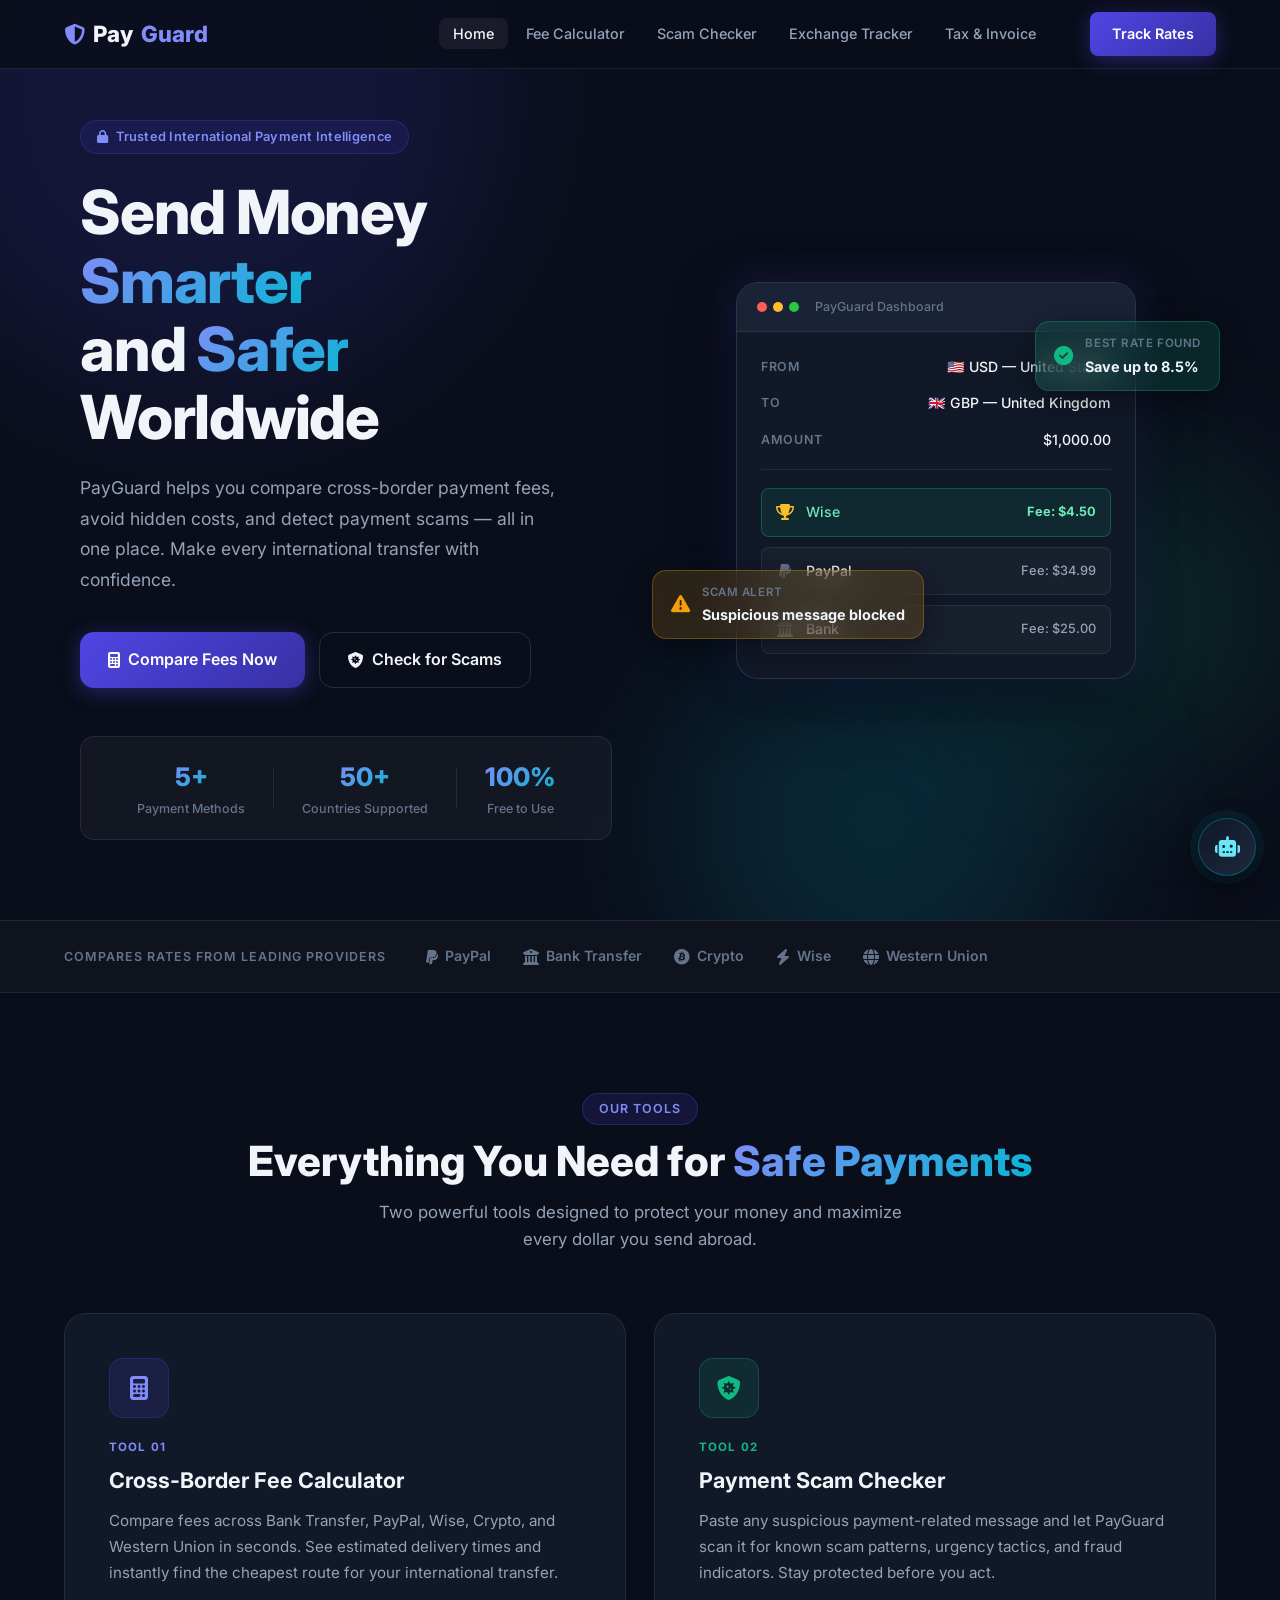
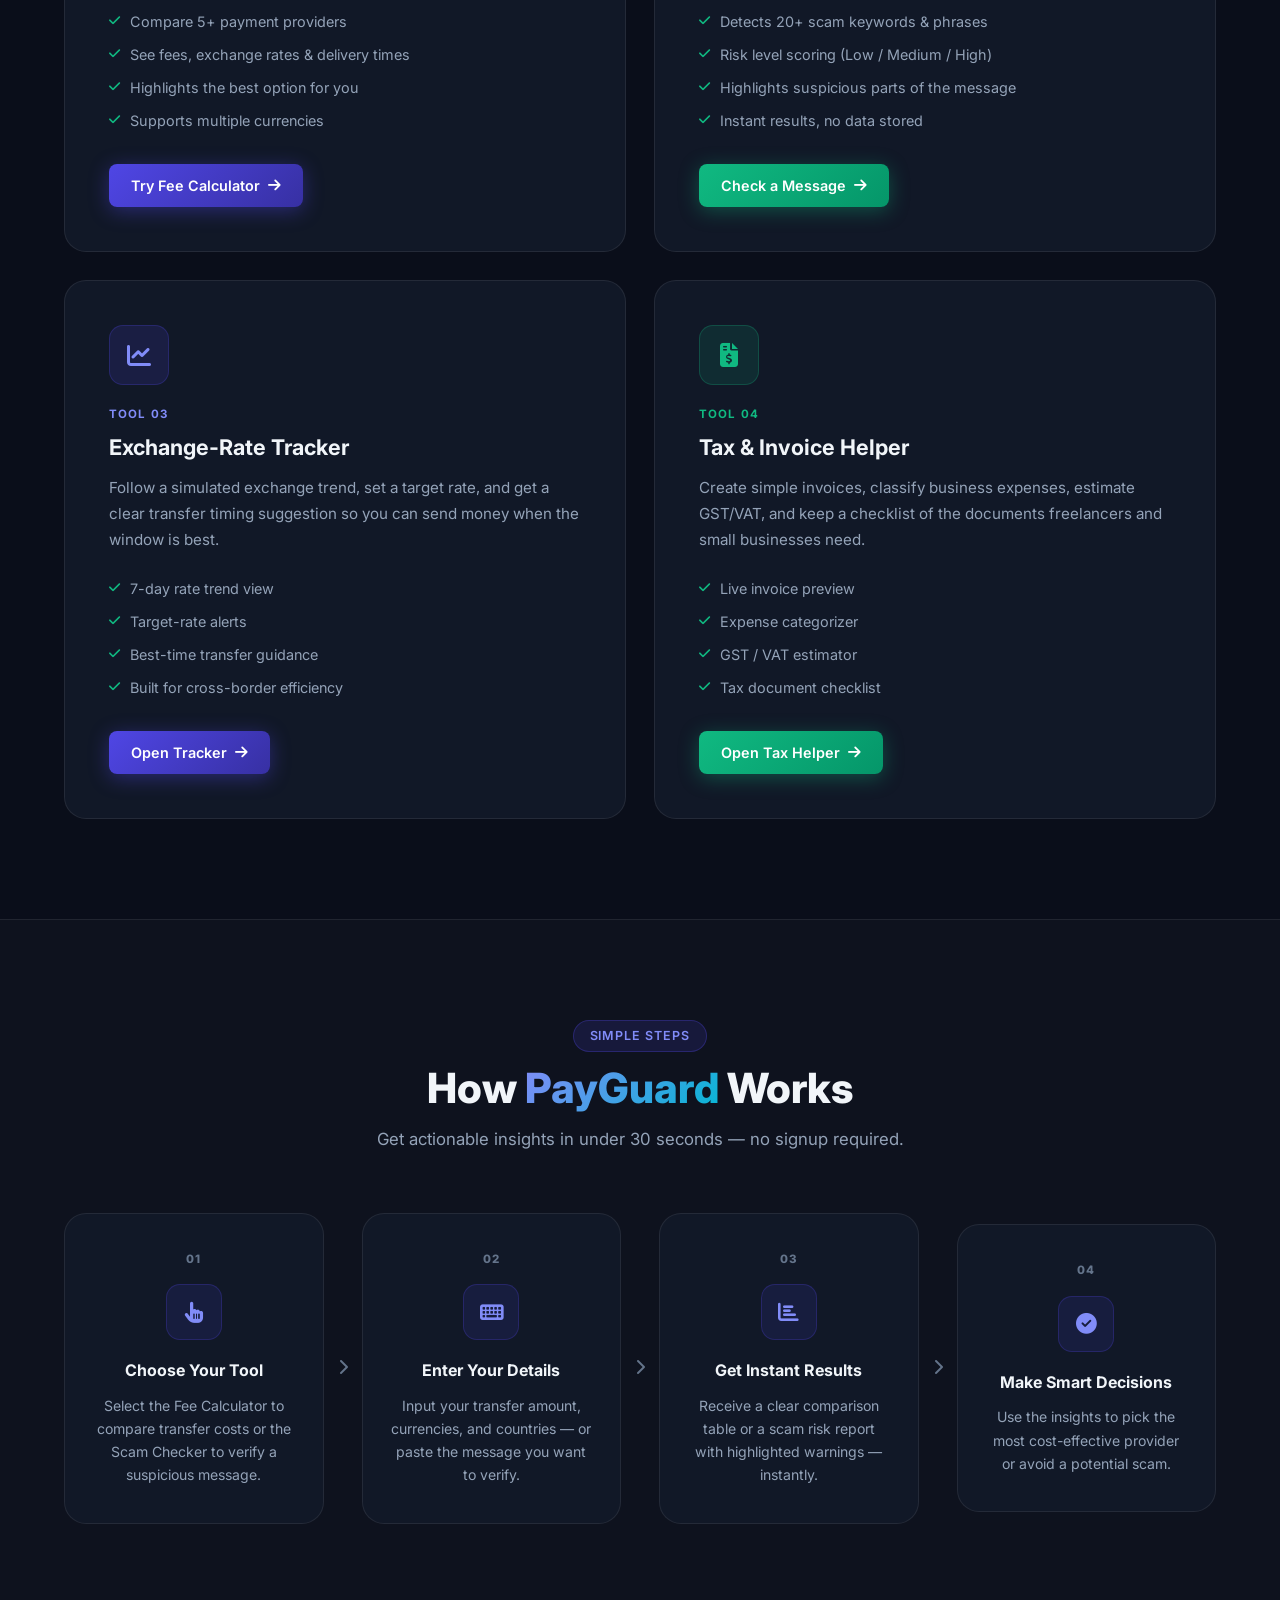
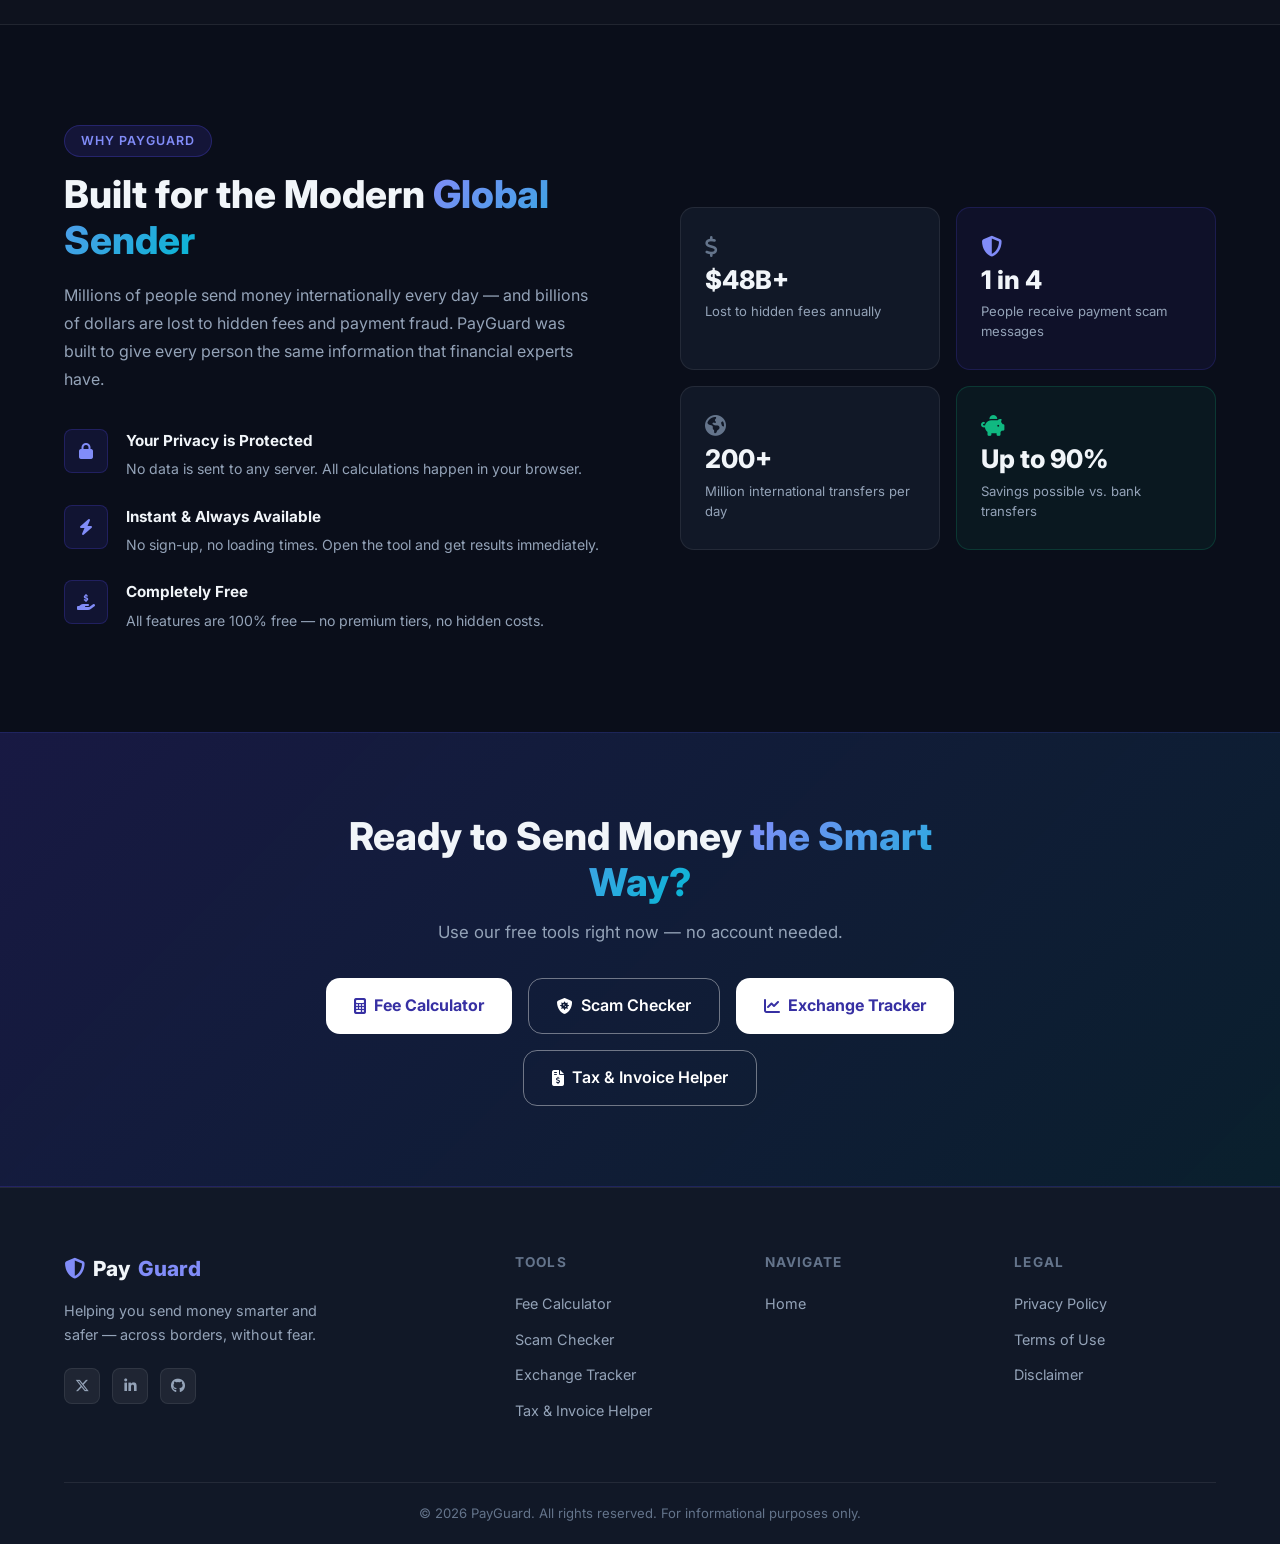
<file: index.html>
<!DOCTYPE html>
<html lang="en">
<head>
  <meta charset="UTF-8" />
  <meta name="viewport" content="width=device-width, initial-scale=1.0"/>
  <title>PayGuard – Send Money Smarter & Safer</title>
  <link rel="stylesheet" href="css/style.css" />
  <link rel="stylesheet" href="css/home.css" />
  <link href="https://fonts.googleapis.com/css2?family=Inter:wght@300;400;500;600;700;800&display=swap" rel="stylesheet"/>
  <link rel="stylesheet" href="https://cdnjs.cloudflare.com/ajax/libs/font-awesome/6.5.0/css/all.min.css"/>
</head>
<body>

  <!-- ===== NAVBAR ===== -->
  <nav class="navbar">
    <div class="nav-container">
      <a href="index.html" class="nav-logo">
        <i class="fa-solid fa-shield-halved"></i>
        Pay<span>Guard</span>
      </a>
      <ul class="nav-links" id="navLinks">
        <li><a href="index.html" class="active">Home</a></li>
        <li><a href="fee-calculator.html">Fee Calculator</a></li>
        <li><a href="scam-checker.html">Scam Checker</a></li>
        <li><a href="exchange-tracker.html">Exchange Tracker</a></li>
        <li><a href="tax-invoice-helper.html">Tax & Invoice</a></li>
      </ul>
      <div class="nav-cta">
        <a href="exchange-tracker.html" class="btn btn-primary">Track Rates</a>
      </div>
      <button class="hamburger" id="hamburger" aria-label="Toggle menu">
        <span></span><span></span><span></span>
      </button>
    </div>
  </nav>

  <!-- ===== HERO ===== -->
  <section class="hero">
    <div class="hero-bg-shapes">
      <div class="shape shape-1"></div>
      <div class="shape shape-2"></div>
      <div class="shape shape-3"></div>
    </div>
    <div class="hero-container">
      <div class="hero-badge">
        <i class="fa-solid fa-lock"></i> Trusted International Payment Intelligence
      </div>
      <h1 class="hero-title">
        Send Money <span class="gradient-text">Smarter</span><br/>
        and <span class="gradient-text">Safer</span> Worldwide
      </h1>
      <p class="hero-subtitle">
        PayGuard helps you compare cross-border payment fees, avoid hidden costs,
        and detect payment scams — all in one place. Make every international
        transfer with confidence.
      </p>
      <div class="hero-actions">
        <a href="fee-calculator.html" class="btn btn-primary btn-lg">
          <i class="fa-solid fa-calculator"></i> Compare Fees Now
        </a>
        <a href="scam-checker.html" class="btn btn-outline btn-lg">
          <i class="fa-solid fa-shield-virus"></i> Check for Scams
        </a>
      </div>
      <div class="hero-stats">
        <div class="stat-item">
          <span class="stat-number">5+</span>
          <span class="stat-label">Payment Methods</span>
        </div>
        <div class="stat-divider"></div>
        <div class="stat-item">
          <span class="stat-number">50+</span>
          <span class="stat-label">Countries Supported</span>
        </div>
        <div class="stat-divider"></div>
        <div class="stat-item">
          <span class="stat-number">100%</span>
          <span class="stat-label">Free to Use</span>
        </div>
      </div>
    </div>
    <div class="hero-visual">
      <div class="hero-card-float card-float-1">
        <i class="fa-solid fa-check-circle"></i>
        <div>
          <p class="fc-label">Best Rate Found</p>
          <p class="fc-value">Save up to 8.5%</p>
        </div>
      </div>
      <div class="hero-card-float card-float-2">
        <i class="fa-solid fa-triangle-exclamation"></i>
        <div>
          <p class="fc-label">Scam Alert</p>
          <p class="fc-value">Suspicious message blocked</p>
        </div>
      </div>
      <div class="hero-mockup">
        <div class="mockup-header">
          <div class="mockup-dots">
            <span></span><span></span><span></span>
          </div>
          <span class="mockup-title">PayGuard Dashboard</span>
        </div>
        <div class="mockup-body">
          <div class="mockup-row">
            <span class="mockup-label">From</span>
            <span class="mockup-val">🇺🇸 USD — United States</span>
          </div>
          <div class="mockup-row">
            <span class="mockup-label">To</span>
            <span class="mockup-val">🇬🇧 GBP — United Kingdom</span>
          </div>
          <div class="mockup-row">
            <span class="mockup-label">Amount</span>
            <span class="mockup-val">$1,000.00</span>
          </div>
          <div class="mockup-divider"></div>
          <div class="mockup-result">
            <div class="result-row best">
              <i class="fa-solid fa-trophy"></i>
              <span>Wise</span>
              <span class="result-fee">Fee: $4.50</span>
            </div>
            <div class="result-row">
              <i class="fa-brands fa-paypal"></i>
              <span>PayPal</span>
              <span class="result-fee">Fee: $34.99</span>
            </div>
            <div class="result-row">
              <i class="fa-solid fa-building-columns"></i>
              <span>Bank</span>
              <span class="result-fee">Fee: $25.00</span>
            </div>
          </div>
        </div>
      </div>
    </div>
  </section>

  <!-- ===== TRUST BAR ===== -->
  <section class="trust-bar">
    <div class="container">
      <p class="trust-label">Compares rates from leading providers</p>
      <div class="trust-logos">
        <div class="trust-logo"><i class="fa-brands fa-paypal"></i> PayPal</div>
        <div class="trust-logo"><i class="fa-solid fa-building-columns"></i> Bank Transfer</div>
        <div class="trust-logo"><i class="fa-brands fa-bitcoin"></i> Crypto</div>
        <div class="trust-logo"><i class="fa-solid fa-bolt"></i> Wise</div>
        <div class="trust-logo"><i class="fa-solid fa-globe"></i> Western Union</div>
      </div>
    </div>
  </section>

  <!-- ===== FEATURES ===== -->
  <section class="features" id="features">
    <div class="container">
      <div class="section-header">
        <span class="section-badge">Our Tools</span>
        <h2>Everything You Need for <span class="gradient-text">Safe Payments</span></h2>
        <p>Two powerful tools designed to protect your money and maximize every dollar you send abroad.</p>
      </div>
      <div class="features-grid">

        <!-- Feature Card 1 -->
        <div class="feature-card">
          <div class="feature-icon-wrap icon-blue">
            <i class="fa-solid fa-calculator"></i>
          </div>
          <div class="feature-tag">Tool 01</div>
          <h3>Cross-Border Fee Calculator</h3>
          <p>
            Compare fees across Bank Transfer, PayPal, Wise, Crypto, and Western Union
            in seconds. See estimated delivery times and instantly find the cheapest route
            for your international transfer.
          </p>
          <ul class="feature-list">
            <li><i class="fa-solid fa-check"></i> Compare 5+ payment providers</li>
            <li><i class="fa-solid fa-check"></i> See fees, exchange rates & delivery times</li>
            <li><i class="fa-solid fa-check"></i> Highlights the best option for you</li>
            <li><i class="fa-solid fa-check"></i> Supports multiple currencies</li>
          </ul>
          <a href="fee-calculator.html" class="btn btn-primary feature-btn">
            Try Fee Calculator <i class="fa-solid fa-arrow-right"></i>
          </a>
        </div>

        <!-- Feature Card 2 -->
        <div class="feature-card feature-card-alt">
          <div class="feature-icon-wrap icon-green">
            <i class="fa-solid fa-shield-virus"></i>
          </div>
          <div class="feature-tag tag-green">Tool 02</div>
          <h3>Payment Scam Checker</h3>
          <p>
            Paste any suspicious payment-related message and let PayGuard scan it for
            known scam patterns, urgency tactics, and fraud indicators. Stay protected
            before you act.
          </p>
          <ul class="feature-list">
            <li><i class="fa-solid fa-check"></i> Detects 20+ scam keywords & phrases</li>
            <li><i class="fa-solid fa-check"></i> Risk level scoring (Low / Medium / High)</li>
            <li><i class="fa-solid fa-check"></i> Highlights suspicious parts of the message</li>
            <li><i class="fa-solid fa-check"></i> Instant results, no data stored</li>
          </ul>
          <a href="scam-checker.html" class="btn btn-success feature-btn">
            Check a Message <i class="fa-solid fa-arrow-right"></i>
          </a>
        </div>

        <!-- Feature Card 3 -->
        <div class="feature-card">
          <div class="feature-icon-wrap icon-blue">
            <i class="fa-solid fa-chart-line"></i>
          </div>
          <div class="feature-tag">Tool 03</div>
          <h3>Exchange-Rate Tracker</h3>
          <p>
            Follow a simulated exchange trend, set a target rate, and get a clear
            transfer timing suggestion so you can send money when the window is best.
          </p>
          <ul class="feature-list">
            <li><i class="fa-solid fa-check"></i> 7-day rate trend view</li>
            <li><i class="fa-solid fa-check"></i> Target-rate alerts</li>
            <li><i class="fa-solid fa-check"></i> Best-time transfer guidance</li>
            <li><i class="fa-solid fa-check"></i> Built for cross-border efficiency</li>
          </ul>
          <a href="exchange-tracker.html" class="btn btn-primary feature-btn">
            Open Tracker <i class="fa-solid fa-arrow-right"></i>
          </a>
        </div>

        <!-- Feature Card 4 -->
        <div class="feature-card feature-card-alt">
          <div class="feature-icon-wrap icon-green">
            <i class="fa-solid fa-file-invoice-dollar"></i>
          </div>
          <div class="feature-tag tag-green">Tool 04</div>
          <h3>Tax & Invoice Helper</h3>
          <p>
            Create simple invoices, classify business expenses, estimate GST/VAT,
            and keep a checklist of the documents freelancers and small businesses need.
          </p>
          <ul class="feature-list">
            <li><i class="fa-solid fa-check"></i> Live invoice preview</li>
            <li><i class="fa-solid fa-check"></i> Expense categorizer</li>
            <li><i class="fa-solid fa-check"></i> GST / VAT estimator</li>
            <li><i class="fa-solid fa-check"></i> Tax document checklist</li>
          </ul>
          <a href="tax-invoice-helper.html" class="btn btn-success feature-btn">
            Open Tax Helper <i class="fa-solid fa-arrow-right"></i>
          </a>
        </div>

      </div>
    </div>
  </section>

  <!-- ===== HOW IT WORKS ===== -->
  <section class="how-it-works" id="how-it-works">
    <div class="container">
      <div class="section-header">
        <span class="section-badge">Simple Steps</span>
        <h2>How <span class="gradient-text">PayGuard</span> Works</h2>
        <p>Get actionable insights in under 30 seconds — no signup required.</p>
      </div>
      <div class="steps-grid">
        <div class="step-card">
          <div class="step-number">01</div>
          <div class="step-icon"><i class="fa-solid fa-hand-pointer"></i></div>
          <h4>Choose Your Tool</h4>
          <p>Select the Fee Calculator to compare transfer costs or the Scam Checker to verify a suspicious message.</p>
        </div>
        <div class="step-arrow"><i class="fa-solid fa-chevron-right"></i></div>
        <div class="step-card">
          <div class="step-number">02</div>
          <div class="step-icon"><i class="fa-solid fa-keyboard"></i></div>
          <h4>Enter Your Details</h4>
          <p>Input your transfer amount, currencies, and countries — or paste the message you want to verify.</p>
        </div>
        <div class="step-arrow"><i class="fa-solid fa-chevron-right"></i></div>
        <div class="step-card">
          <div class="step-number">03</div>
          <div class="step-icon"><i class="fa-solid fa-chart-bar"></i></div>
          <h4>Get Instant Results</h4>
          <p>Receive a clear comparison table or a scam risk report with highlighted warnings — instantly.</p>
        </div>
        <div class="step-arrow"><i class="fa-solid fa-chevron-right"></i></div>
        <div class="step-card">
          <div class="step-number">04</div>
          <div class="step-icon"><i class="fa-solid fa-circle-check"></i></div>
          <h4>Make Smart Decisions</h4>
          <p>Use the insights to pick the most cost-effective provider or avoid a potential scam.</p>
        </div>
      </div>
    </div>
  </section>

  <!-- ===== WHY PAYGUARD ===== -->
  <section class="why-section" id="about">
    <div class="container">
      <div class="why-grid">
        <div class="why-content">
          <span class="section-badge">Why PayGuard</span>
          <h2>Built for the Modern <span class="gradient-text">Global Sender</span></h2>
          <p class="why-desc">
            Millions of people send money internationally every day — and billions of dollars
            are lost to hidden fees and payment fraud. PayGuard was built to give every
            person the same information that financial experts have.
          </p>
          <div class="why-points">
            <div class="why-point">
              <div class="why-point-icon"><i class="fa-solid fa-lock"></i></div>
              <div>
                <h5>Your Privacy is Protected</h5>
                <p>No data is sent to any server. All calculations happen in your browser.</p>
              </div>
            </div>
            <div class="why-point">
              <div class="why-point-icon"><i class="fa-solid fa-bolt"></i></div>
              <div>
                <h5>Instant & Always Available</h5>
                <p>No sign-up, no loading times. Open the tool and get results immediately.</p>
              </div>
            </div>
            <div class="why-point">
              <div class="why-point-icon"><i class="fa-solid fa-hand-holding-dollar"></i></div>
              <div>
                <h5>Completely Free</h5>
                <p>All features are 100% free — no premium tiers, no hidden costs.</p>
              </div>
            </div>
          </div>
        </div>
        <div class="why-visual">
          <div class="why-stats-grid">
            <div class="why-stat-card">
              <i class="fa-solid fa-dollar-sign"></i>
              <span class="why-stat-num">$48B+</span>
              <span class="why-stat-label">Lost to hidden fees annually</span>
            </div>
            <div class="why-stat-card accent">
              <i class="fa-solid fa-shield-halved"></i>
              <span class="why-stat-num">1 in 4</span>
              <span class="why-stat-label">People receive payment scam messages</span>
            </div>
            <div class="why-stat-card">
              <i class="fa-solid fa-earth-americas"></i>
              <span class="why-stat-num">200+</span>
              <span class="why-stat-label">Million international transfers per day</span>
            </div>
            <div class="why-stat-card accent-green">
              <i class="fa-solid fa-piggy-bank"></i>
              <span class="why-stat-num">Up to 90%</span>
              <span class="why-stat-label">Savings possible vs. bank transfers</span>
            </div>
          </div>
        </div>
      </div>
    </div>
  </section>

  <!-- ===== CTA BANNER ===== -->
  <section class="cta-banner">
    <div class="container">
      <div class="cta-content">
        <h2>Ready to Send Money <span class="gradient-text">the Smart Way?</span></h2>
        <p>Use our free tools right now — no account needed.</p>
        <div class="cta-actions">
          <a href="fee-calculator.html" class="btn btn-white btn-lg">
            <i class="fa-solid fa-calculator"></i> Fee Calculator
          </a>
          <a href="scam-checker.html" class="btn btn-outline-white btn-lg">
            <i class="fa-solid fa-shield-virus"></i> Scam Checker
          </a>
          <a href="exchange-tracker.html" class="btn btn-white btn-lg">
            <i class="fa-solid fa-chart-line"></i> Exchange Tracker
          </a>
          <a href="tax-invoice-helper.html" class="btn btn-outline-white btn-lg">
            <i class="fa-solid fa-file-invoice-dollar"></i> Tax & Invoice Helper
          </a>
        </div>
      </div>
    </div>
  </section>

  <!-- ===== FOOTER ===== -->
  <footer class="footer">
    <div class="container">
      <div class="footer-grid">
        <div class="footer-brand">
          <a href="index.html" class="nav-logo footer-logo">
            <i class="fa-solid fa-shield-halved"></i>
            Pay<span>Guard</span>
          </a>
          <p>Helping you send money smarter and safer — across borders, without fear.</p>
          <div class="footer-social">
            <a href="#" aria-label="Twitter"><i class="fa-brands fa-x-twitter"></i></a>
            <a href="#" aria-label="LinkedIn"><i class="fa-brands fa-linkedin-in"></i></a>
            <a href="#" aria-label="GitHub"><i class="fa-brands fa-github"></i></a>
          </div>
        </div>
        <div class="footer-links">
          <h4>Tools</h4>
          <ul>
            <li><a href="fee-calculator.html">Fee Calculator</a></li>
            <li><a href="scam-checker.html">Scam Checker</a></li>
            <li><a href="exchange-tracker.html">Exchange Tracker</a></li>
            <li><a href="tax-invoice-helper.html">Tax & Invoice Helper</a></li>
          </ul>
        </div>
        <div class="footer-links">
          <h4>Navigate</h4>
          <ul>
            <li><a href="index.html">Home</a></li>
          </ul>
        </div>
        <div class="footer-links">
          <h4>Legal</h4>
          <ul>
            <li><a href="#">Privacy Policy</a></li>
            <li><a href="#">Terms of Use</a></li>
            <li><a href="#">Disclaimer</a></li>
          </ul>
        </div>
      </div>
      <div class="footer-bottom">
        <p>© 2026 PayGuard. All rights reserved. For informational purposes only.</p>
      </div>
    </div>
  </footer>

  <script src="js/main.js"></script>
</body>
</html>
</file>
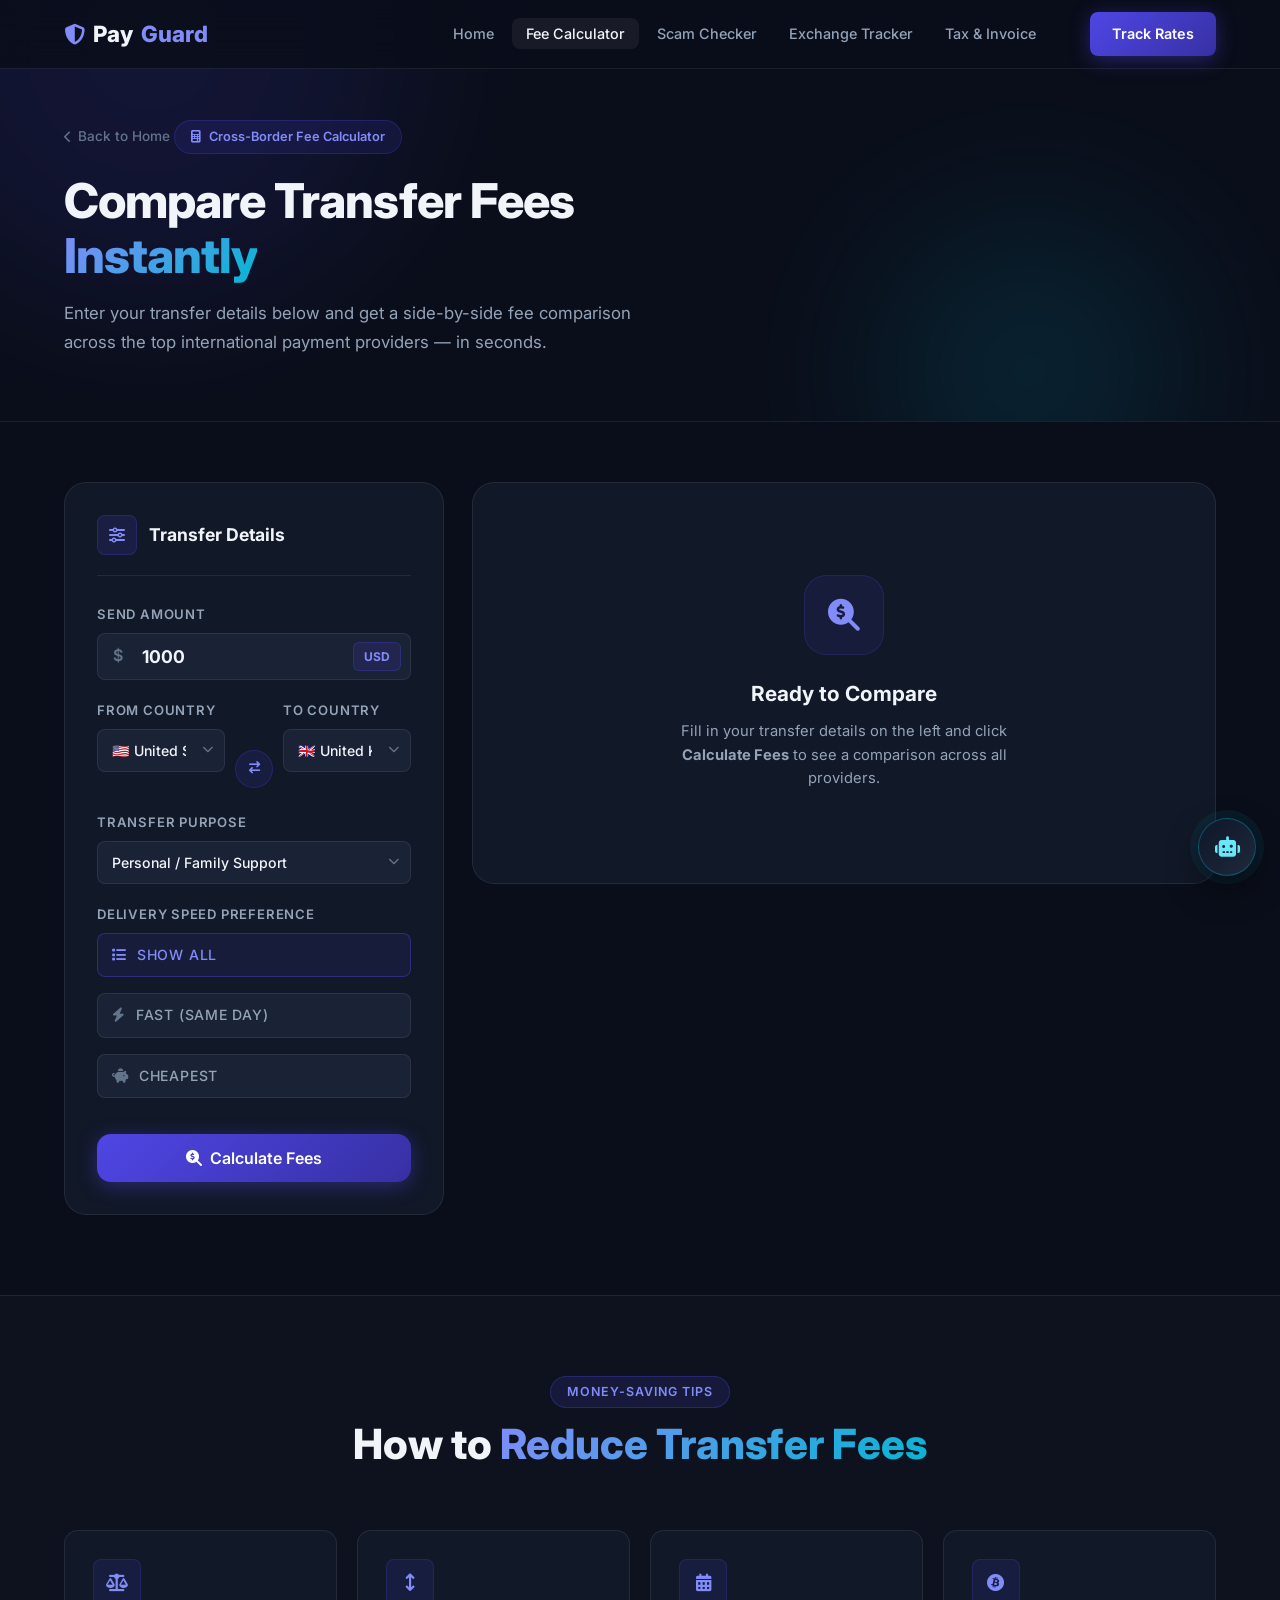
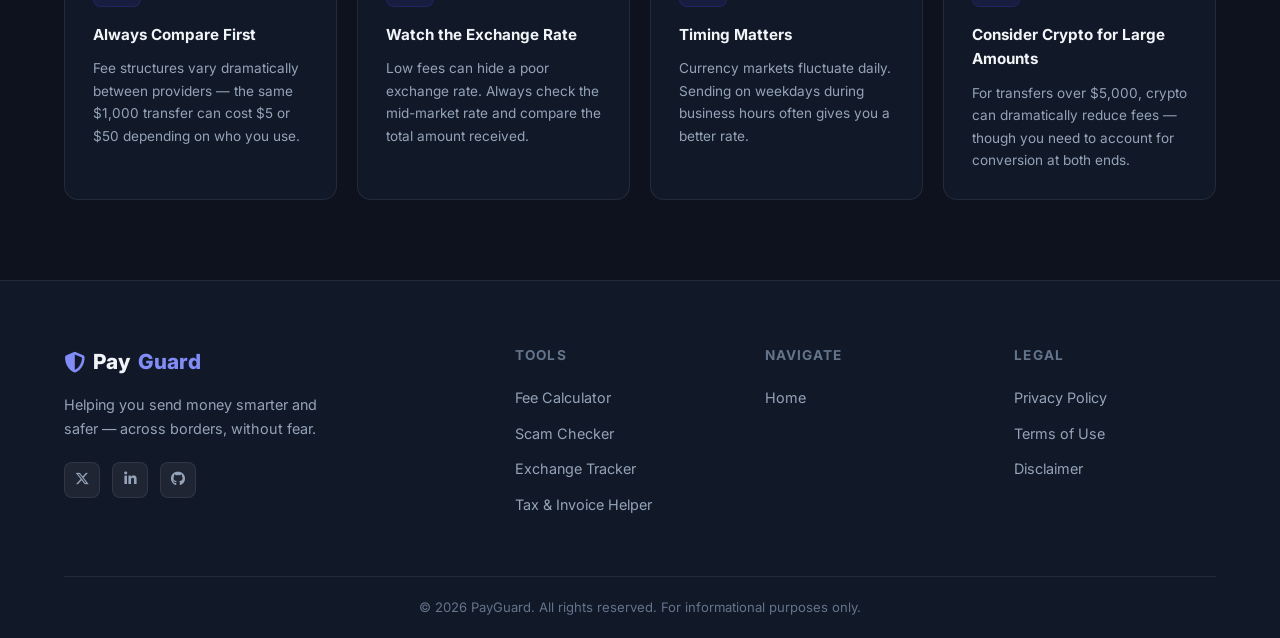
<file: fee-calculator.html>
<!DOCTYPE html>
<html lang="en">
<head>
  <meta charset="UTF-8" />
  <meta name="viewport" content="width=device-width, initial-scale=1.0"/>
  <title>Fee Calculator – PayGuard</title>
  <link rel="stylesheet" href="css/style.css" />
  <link rel="stylesheet" href="css/calculator.css" />
  <link href="https://fonts.googleapis.com/css2?family=Inter:wght@300;400;500;600;700;800&display=swap" rel="stylesheet"/>
  <link rel="stylesheet" href="https://cdnjs.cloudflare.com/ajax/libs/font-awesome/6.5.0/css/all.min.css"/>
</head>
<body>

  <!-- ===== NAVBAR ===== -->
  <nav class="navbar">
    <div class="nav-container">
      <a href="index.html" class="nav-logo">
        <i class="fa-solid fa-shield-halved"></i>
        Pay<span>Guard</span>
      </a>
      <ul class="nav-links" id="navLinks">
        <li><a href="index.html">Home</a></li>
        <li><a href="fee-calculator.html" class="active">Fee Calculator</a></li>
        <li><a href="scam-checker.html">Scam Checker</a></li>
        <li><a href="exchange-tracker.html">Exchange Tracker</a></li>
        <li><a href="tax-invoice-helper.html">Tax & Invoice</a></li>
      </ul>
      <div class="nav-cta">
        <a href="exchange-tracker.html" class="btn btn-primary">Track Rates</a>
      </div>
      <button class="hamburger" id="hamburger" aria-label="Toggle menu">
        <span></span><span></span><span></span>
      </button>
    </div>
  </nav>

  <!-- ===== PAGE HERO ===== -->
  <section class="page-hero">
    <div class="page-hero-bg">
      <div class="ph-shape ph-shape-1"></div>
      <div class="ph-shape ph-shape-2"></div>
    </div>
    <div class="container">
      <div class="page-hero-content">
        <a href="index.html" class="breadcrumb">
          <i class="fa-solid fa-chevron-left"></i> Back to Home
        </a>
        <div class="page-hero-badge">
          <i class="fa-solid fa-calculator"></i> Cross-Border Fee Calculator
        </div>
        <h1>Compare Transfer Fees <span class="gradient-text">Instantly</span></h1>
        <p>Enter your transfer details below and get a side-by-side fee comparison
           across the top international payment providers — in seconds.</p>
      </div>
    </div>
  </section>

  <!-- ===== MAIN CONTENT ===== -->
  <main class="calc-main">
    <div class="container">
      <div class="calc-layout">

        <!-- ── LEFT: Input Panel ── -->
        <div class="calc-panel">
          <div class="panel-header">
            <i class="fa-solid fa-sliders"></i>
            <h2>Transfer Details</h2>
          </div>

          <div class="form-group">
            <label for="amount">Send Amount</label>
            <div class="input-wrap amount-wrap">
              <span class="currency-prefix" id="currencyPrefix">$</span>
              <input type="number" id="amount" placeholder="1000" min="1" max="1000000" value="1000"/>
              <div class="input-suffix-tag" id="fromCurrencyTag">USD</div>
            </div>
          </div>

          <div class="form-row">
            <div class="form-group">
              <label for="fromCountry">From Country</label>
              <div class="select-wrap">
                <select id="fromCountry">
                  <option value="US">🇺🇸 United States (USD)</option>
                  <option value="GB">🇬🇧 United Kingdom (GBP)</option>
                  <option value="EU">🇪🇺 Eurozone (EUR)</option>
                  <option value="CA">🇨🇦 Canada (CAD)</option>
                  <option value="AU">🇦🇺 Australia (AUD)</option>
                  <option value="JP">🇯🇵 Japan (JPY)</option>
                  <option value="IN">🇮🇳 India (INR)</option>
                  <option value="SG">🇸🇬 Singapore (SGD)</option>
                  <option value="AE">🇦🇪 UAE (AED)</option>
                  <option value="CH">🇨🇭 Switzerland (CHF)</option>
                  <option value="NG">🇳🇬 Nigeria (NGN)</option>
                  <option value="BR">🇧🇷 Brazil (BRL)</option>
                  <option value="MX">🇲🇽 Mexico (MXN)</option>
                  <option value="PH">🇵🇭 Philippines (PHP)</option>
                  <option value="PK">🇵🇰 Pakistan (PKR)</option>
                </select>
                <i class="fa-solid fa-chevron-down select-arrow"></i>
              </div>
            </div>

            <div class="swap-btn-wrap">
              <button class="swap-btn" id="swapBtn" title="Swap countries">
                <i class="fa-solid fa-arrow-right-arrow-left"></i>
              </button>
            </div>

            <div class="form-group">
              <label for="toCountry">To Country</label>
              <div class="select-wrap">
                <select id="toCountry">
                  <option value="US">🇺🇸 United States (USD)</option>
                  <option value="GB" selected>🇬🇧 United Kingdom (GBP)</option>
                  <option value="EU">🇪🇺 Eurozone (EUR)</option>
                  <option value="CA">🇨🇦 Canada (CAD)</option>
                  <option value="AU">🇦🇺 Australia (AUD)</option>
                  <option value="JP">🇯🇵 Japan (JPY)</option>
                  <option value="IN">🇮🇳 India (INR)</option>
                  <option value="SG">🇸🇬 Singapore (SGD)</option>
                  <option value="AE">🇦🇪 UAE (AED)</option>
                  <option value="CH">🇨🇭 Switzerland (CHF)</option>
                  <option value="NG">🇳🇬 Nigeria (NGN)</option>
                  <option value="BR">🇧🇷 Brazil (BRL)</option>
                  <option value="MX">🇲🇽 Mexico (MXN)</option>
                  <option value="PH">🇵🇭 Philippines (PHP)</option>
                  <option value="PK">🇵🇰 Pakistan (PKR)</option>
                </select>
                <i class="fa-solid fa-chevron-down select-arrow"></i>
              </div>
            </div>
          </div>

          <!-- Transfer Purpose -->
          <div class="form-group">
            <label for="purpose">Transfer Purpose</label>
            <div class="select-wrap">
              <select id="purpose">
                <option value="personal">Personal / Family Support</option>
                <option value="business">Business Payment</option>
                <option value="education">Education Fees</option>
                <option value="property">Property / Rent</option>
                <option value="travel">Travel Expenses</option>
              </select>
              <i class="fa-solid fa-chevron-down select-arrow"></i>
            </div>
          </div>

          <!-- Speed preference -->
          <div class="form-group">
            <label>Delivery Speed Preference</label>
            <div class="speed-options">
              <label class="speed-opt">
                <input type="radio" name="speed" value="any" checked />
                <span><i class="fa-solid fa-list"></i> Show All</span>
              </label>
              <label class="speed-opt">
                <input type="radio" name="speed" value="fast" />
                <span><i class="fa-solid fa-bolt"></i> Fast (same day)</span>
              </label>
              <label class="speed-opt">
                <input type="radio" name="speed" value="economy" />
                <span><i class="fa-solid fa-piggy-bank"></i> Cheapest</span>
              </label>
            </div>
          </div>

          <button class="btn btn-primary btn-lg calc-btn" id="calcBtn">
            <i class="fa-solid fa-magnifying-glass-dollar"></i> Calculate Fees
          </button>

          <!-- Exchange rate info box -->
          <div class="rate-info-box" id="rateInfoBox" style="display:none;">
            <div class="rate-info-row">
              <span class="rate-info-label">Mid-market rate</span>
              <span class="rate-info-val" id="midRate">—</span>
            </div>
            <div class="rate-info-row">
              <span class="rate-info-label">Last updated</span>
              <span class="rate-info-val">Live estimate</span>
            </div>
            <p class="rate-info-note">
              <i class="fa-solid fa-circle-info"></i>
              Rates are illustrative estimates. Always check the provider for exact rates.
            </p>
          </div>
        </div>

        <!-- ── RIGHT: Results Panel ── -->
        <div class="results-panel" id="resultsPanel">

          <!-- Empty state -->
          <div class="empty-state" id="emptyState">
            <div class="empty-icon">
              <i class="fa-solid fa-magnifying-glass-dollar"></i>
            </div>
            <h3>Ready to Compare</h3>
            <p>Fill in your transfer details on the left and click <strong>Calculate Fees</strong> to see a comparison across all providers.</p>
          </div>

          <!-- Results (hidden initially) -->
          <div class="results-content" id="resultsContent" style="display:none;">

            <div class="results-header">
              <div class="results-title">
                <h2>Comparison Results</h2>
                <p id="resultsSummaryText">Showing results for your transfer</p>
              </div>
              <button class="reset-btn" id="resetBtn" title="Reset results">
                <i class="fa-solid fa-rotate-left"></i> Reset
              </button>
            </div>

            <!-- Best pick banner -->
            <div class="best-pick-banner" id="bestPickBanner">
              <div class="best-pick-icon"><i class="fa-solid fa-trophy"></i></div>
              <div class="best-pick-info">
                <span class="best-pick-label">Best Option for You</span>
                <span class="best-pick-name" id="bestPickName">—</span>
              </div>
              <div class="best-pick-savings" id="bestPickSavings">
                <span>You save</span>
                <strong id="savingsAmount">—</strong>
              </div>
            </div>

            <!-- Summary cards -->
            <div class="summary-cards" id="summaryCards"></div>

            <!-- Comparison Table -->
            <div class="table-wrap">
              <table class="compare-table" id="compareTable">
                <thead>
                  <tr>
                    <th>Provider</th>
                    <th>Fee</th>
                    <th>Exchange Rate</th>
                    <th>You Send</th>
                    <th>They Receive</th>
                    <th>Delivery Time</th>
                    <th>Rating</th>
                  </tr>
                </thead>
                <tbody id="compareBody"></tbody>
              </table>
            </div>

            <!-- Provider detail cards (mobile) -->
            <div class="provider-cards-mobile" id="providerCardsMobile"></div>

            <!-- Disclaimer -->
            <p class="results-disclaimer">
              <i class="fa-solid fa-circle-info"></i>
              Fees and rates shown are indicative estimates based on typical provider pricing. Always verify on the provider's official website before transferring.
            </p>
          </div>
        </div>

      </div>
    </div>
  </main>

  <!-- ===== INFO SECTION ===== -->
  <section class="tips-section">
    <div class="container">
      <div class="section-header">
        <span class="section-badge">Money-Saving Tips</span>
        <h2>How to <span class="gradient-text">Reduce Transfer Fees</span></h2>
      </div>
      <div class="tips-grid">
        <div class="tip-card">
          <div class="tip-icon"><i class="fa-solid fa-scale-balanced"></i></div>
          <h4>Always Compare First</h4>
          <p>Fee structures vary dramatically between providers — the same $1,000 transfer can cost $5 or $50 depending on who you use.</p>
        </div>
        <div class="tip-card">
          <div class="tip-icon"><i class="fa-solid fa-arrows-up-down"></i></div>
          <h4>Watch the Exchange Rate</h4>
          <p>Low fees can hide a poor exchange rate. Always check the mid-market rate and compare the total amount received.</p>
        </div>
        <div class="tip-card">
          <div class="tip-icon"><i class="fa-solid fa-calendar-days"></i></div>
          <h4>Timing Matters</h4>
          <p>Currency markets fluctuate daily. Sending on weekdays during business hours often gives you a better rate.</p>
        </div>
        <div class="tip-card">
          <div class="tip-icon"><i class="fa-brands fa-bitcoin"></i></div>
          <h4>Consider Crypto for Large Amounts</h4>
          <p>For transfers over $5,000, crypto can dramatically reduce fees — though you need to account for conversion at both ends.</p>
        </div>
      </div>
    </div>
  </section>

  <!-- ===== FOOTER ===== -->
  <footer class="footer">
    <div class="container">
      <div class="footer-grid">
        <div class="footer-brand">
          <a href="index.html" class="nav-logo footer-logo">
            <i class="fa-solid fa-shield-halved"></i>
            Pay<span>Guard</span>
          </a>
          <p>Helping you send money smarter and safer — across borders, without fear.</p>
          <div class="footer-social">
            <a href="#" aria-label="Twitter"><i class="fa-brands fa-x-twitter"></i></a>
            <a href="#" aria-label="LinkedIn"><i class="fa-brands fa-linkedin-in"></i></a>
            <a href="#" aria-label="GitHub"><i class="fa-brands fa-github"></i></a>
          </div>
        </div>
        <div class="footer-links">
          <h4>Tools</h4>
          <ul>
            <li><a href="fee-calculator.html">Fee Calculator</a></li>
            <li><a href="scam-checker.html">Scam Checker</a></li>
            <li><a href="exchange-tracker.html">Exchange Tracker</a></li>
            <li><a href="tax-invoice-helper.html">Tax & Invoice Helper</a></li>
          </ul>
        </div>
        <div class="footer-links">
          <h4>Navigate</h4>
          <ul>
            <li><a href="index.html">Home</a></li>
          </ul>
        </div>
        <div class="footer-links">
          <h4>Legal</h4>
          <ul>
            <li><a href="#">Privacy Policy</a></li>
            <li><a href="#">Terms of Use</a></li>
            <li><a href="#">Disclaimer</a></li>
          </ul>
        </div>
      </div>
      <div class="footer-bottom">
        <p>© 2026 PayGuard. All rights reserved. For informational purposes only.</p>
      </div>
    </div>
  </footer>

  <script src="js/main.js"></script>
  <script src="js/calculator.js"></script>
</body>
</html>
</file>
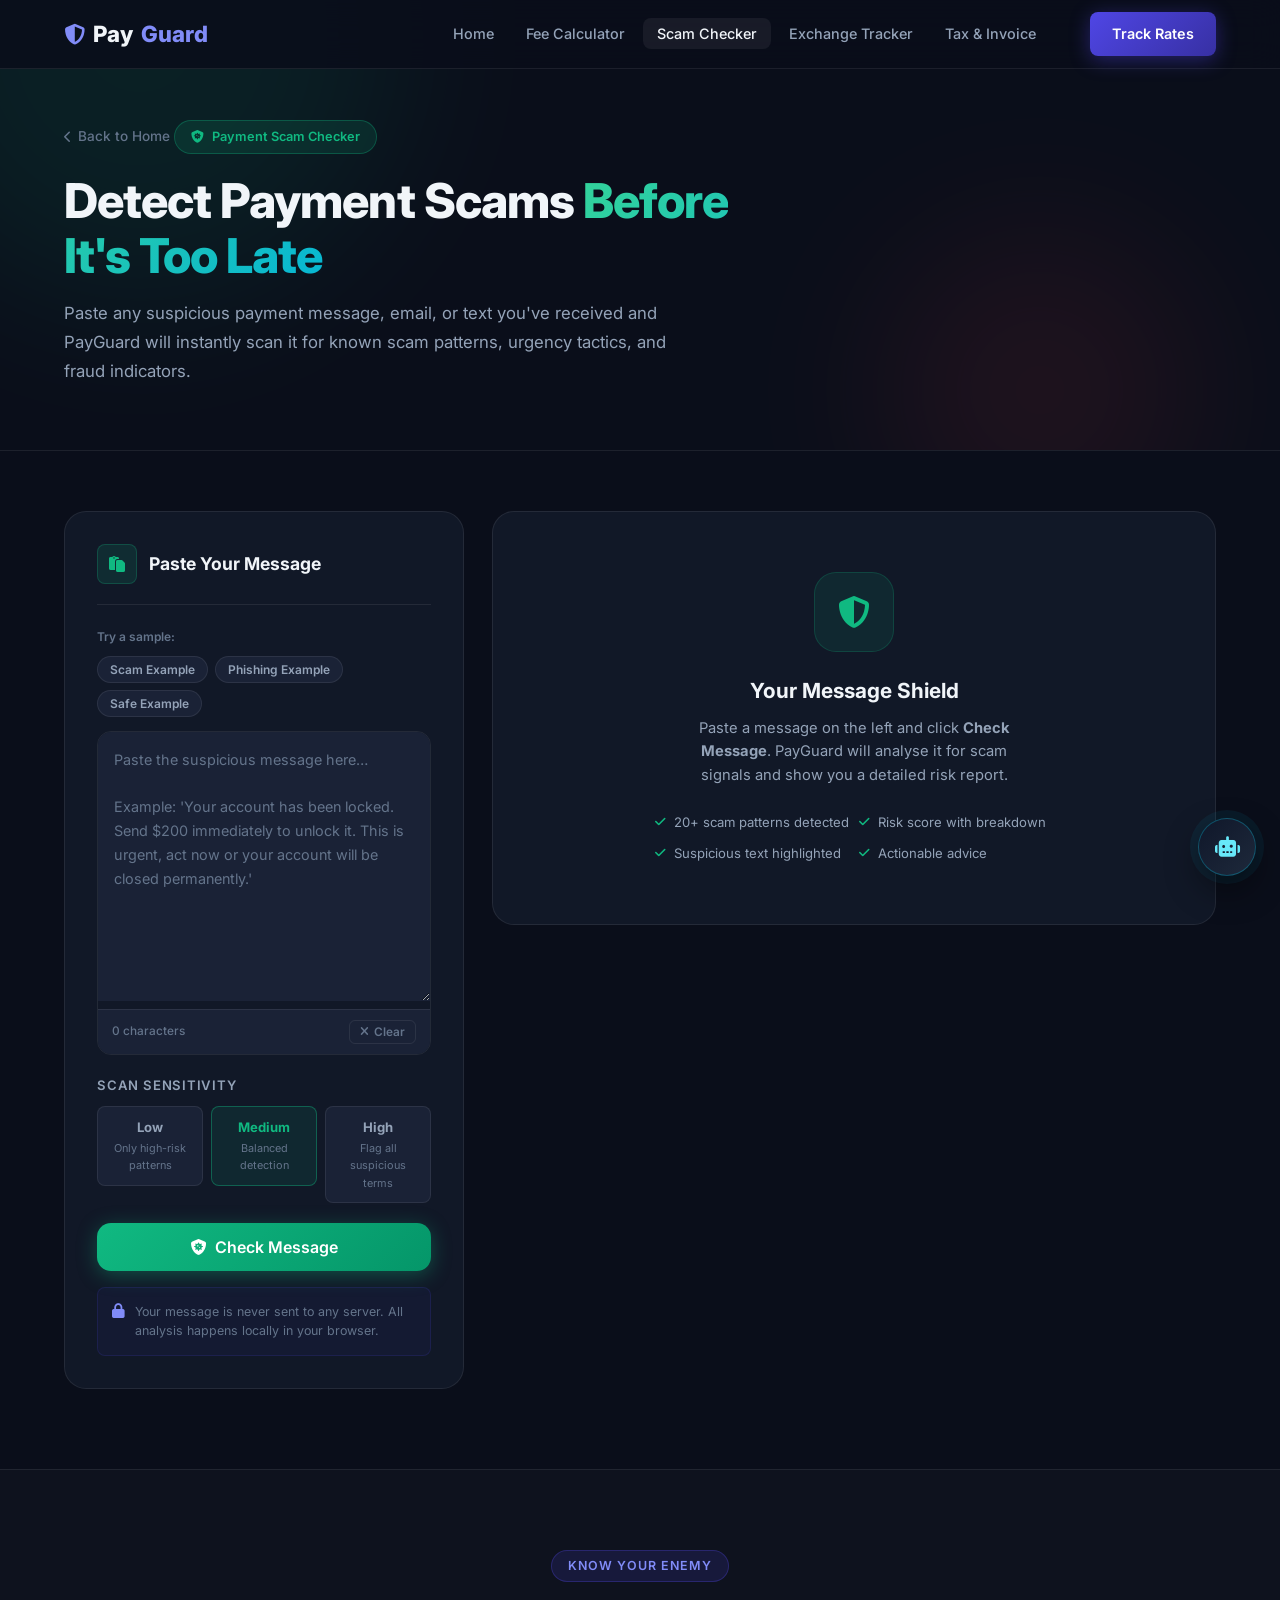
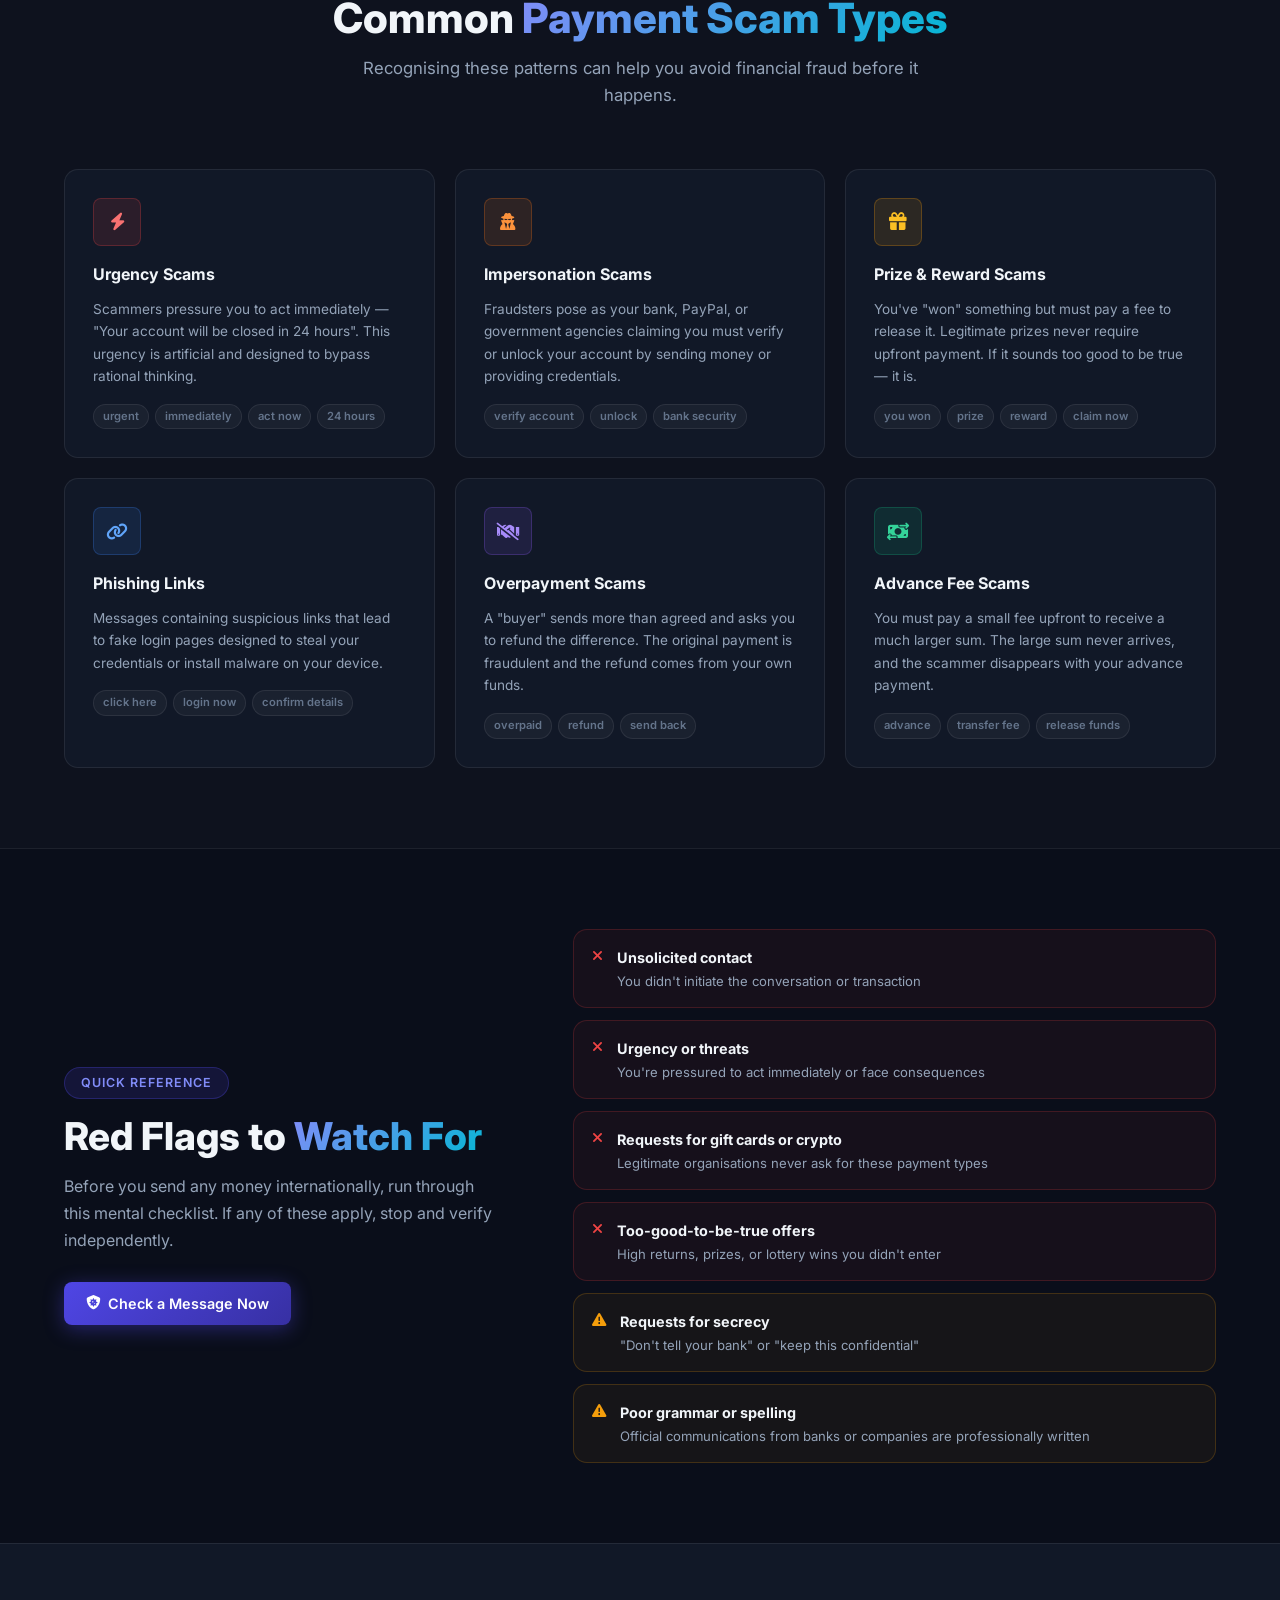
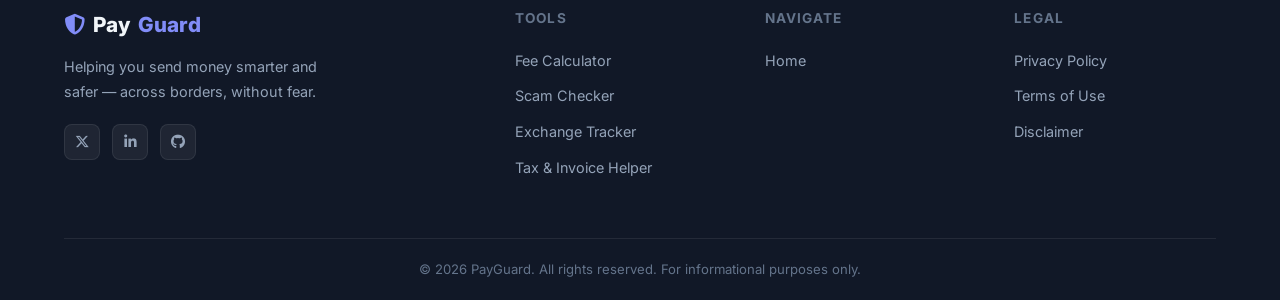
<file: scam-checker.html>
<!DOCTYPE html>
<html lang="en">
<head>
  <meta charset="UTF-8" />
  <meta name="viewport" content="width=device-width, initial-scale=1.0"/>
  <title>Scam Checker – PayGuard</title>
  <link rel="stylesheet" href="css/style.css" />
  <link rel="stylesheet" href="css/scam-checker.css" />
  <link href="https://fonts.googleapis.com/css2?family=Inter:wght@300;400;500;600;700;800&display=swap" rel="stylesheet"/>
  <link rel="stylesheet" href="https://cdnjs.cloudflare.com/ajax/libs/font-awesome/6.5.0/css/all.min.css"/>
</head>
<body>

  <!-- ===== NAVBAR ===== -->
  <nav class="navbar">
    <div class="nav-container">
      <a href="index.html" class="nav-logo">
        <i class="fa-solid fa-shield-halved"></i>
        Pay<span>Guard</span>
      </a>
      <ul class="nav-links" id="navLinks">
        <li><a href="index.html">Home</a></li>
        <li><a href="fee-calculator.html">Fee Calculator</a></li>
        <li><a href="scam-checker.html" class="active">Scam Checker</a></li>
        <li><a href="exchange-tracker.html">Exchange Tracker</a></li>
        <li><a href="tax-invoice-helper.html">Tax & Invoice</a></li>
      </ul>
      <div class="nav-cta">
        <a href="exchange-tracker.html" class="btn btn-primary">Track Rates</a>
      </div>
      <button class="hamburger" id="hamburger" aria-label="Toggle menu">
        <span></span><span></span><span></span>
      </button>
    </div>
  </nav>

  <!-- ===== PAGE HERO ===== -->
  <section class="page-hero page-hero-red">
    <div class="page-hero-bg">
      <div class="ph-shape ph-shape-r1"></div>
      <div class="ph-shape ph-shape-r2"></div>
    </div>

    <div class="container">
      <div class="page-hero-content">
        <a href="index.html" class="breadcrumb">
          <i class="fa-solid fa-chevron-left"></i> Back to Home
        </a>
        <div class="page-hero-badge page-hero-badge-green">
          <i class="fa-solid fa-shield-virus"></i> Payment Scam Checker
        </div>
        <h1>Detect Payment Scams <span class="gradient-text-green">Before It's Too Late</span></h1>
        <p>Paste any suspicious payment message, email, or text you've received and
           PayGuard will instantly scan it for known scam patterns, urgency tactics,
           and fraud indicators.</p>
      </div>
    </div>
  </section>

  <!-- ===== MAIN CONTENT ===== -->
  <main class="scam-main">
    <div class="container">
      <div class="scam-layout">

        <!-- ── LEFT: Input Panel ── -->
        <div class="scam-panel">
          <div class="panel-header">
            <i class="fa-solid fa-paste" style="color:var(--success);background:rgba(16,185,129,0.12);border-color:rgba(16,185,129,0.25);"></i>
            <h2>Paste Your Message</h2>
          </div>

          <!-- Sample messages -->
          <div class="sample-wrap">
            <span class="sample-label">Try a sample:</span>
            <div class="sample-btns">
              <button class="sample-btn" data-sample="scam1">Scam Example</button>
              <button class="sample-btn" data-sample="scam2">Phishing Example</button>
              <button class="sample-btn" data-sample="safe1">Safe Example</button>
            </div>
          </div>

          <!-- Textarea -->
          <div class="textarea-wrap" id="textareaWrap">
            <textarea
              id="messageInput"
              placeholder="Paste the suspicious message here…

Example: 'Your account has been locked. Send $200 immediately to unlock it. This is urgent, act now or your account will be closed permanently.'"
              rows="10"
              spellcheck="false"
            ></textarea>
            <div class="textarea-footer">
              <span class="char-count" id="charCount">0 characters</span>
              <button class="clear-btn" id="clearBtn" title="Clear message">
                <i class="fa-solid fa-xmark"></i> Clear
              </button>
            </div>
          </div>

          <!-- Options -->
          <div class="check-options">
            <label class="check-opt-label">Scan Sensitivity</label>
            <div class="sensitivity-wrap">
              <label class="sens-opt">
                <input type="radio" name="sensitivity" value="low" />
                <span>
                  <strong>Low</strong>
                  <small>Only high-risk patterns</small>
                </span>
              </label>
              <label class="sens-opt">
                <input type="radio" name="sensitivity" value="medium" checked />
                <span>
                  <strong>Medium</strong>
                  <small>Balanced detection</small>
                </span>
              </label>
              <label class="sens-opt">
                <input type="radio" name="sensitivity" value="high" />
                <span>
                  <strong>High</strong>
                  <small>Flag all suspicious terms</small>
                </span>
              </label>
            </div>
          </div>

          <button class="btn btn-success btn-lg check-btn" id="checkBtn">
            <i class="fa-solid fa-shield-virus"></i> Check Message
          </button>

          <!-- Privacy note -->
          <div class="privacy-note">
            <i class="fa-solid fa-lock"></i>
            <p>Your message is never sent to any server. All analysis happens locally in your browser.</p>
          </div>
        </div>

        <!-- ── RIGHT: Results Panel ── -->
        <div class="scam-results" id="scamResults">

          <!-- Empty state -->
          <div class="sc-empty" id="scEmpty">
            <div class="sc-empty-icon">
              <i class="fa-solid fa-shield-halved"></i>
            </div>
            <h3>Your Message Shield</h3>
            <p>Paste a message on the left and click <strong>Check Message</strong>. PayGuard will analyse it for scam signals and show you a detailed risk report.</p>
            <div class="sc-empty-features">
              <div class="sc-feat"><i class="fa-solid fa-check"></i> 20+ scam patterns detected</div>
              <div class="sc-feat"><i class="fa-solid fa-check"></i> Risk score with breakdown</div>
              <div class="sc-feat"><i class="fa-solid fa-check"></i> Suspicious text highlighted</div>
              <div class="sc-feat"><i class="fa-solid fa-check"></i> Actionable advice</div>
            </div>
          </div>

          <!-- Results (hidden initially) -->
          <div class="sc-result-content" id="scResultContent" style="display:none;">

            <!-- Verdict banner -->
            <div class="verdict-banner" id="verdictBanner">
              <div class="verdict-icon" id="verdictIcon">
                <i id="verdictIconI" class="fa-solid fa-shield-halved"></i>
              </div>
              <div class="verdict-info">
                <div class="verdict-label" id="verdictLabel">Analysing…</div>
                <div class="verdict-title" id="verdictTitle">—</div>
                <div class="verdict-sub" id="verdictSub">—</div>
              </div>
              <div class="verdict-score-wrap">
                <svg class="score-ring" viewBox="0 0 80 80">
                  <circle class="score-bg" cx="40" cy="40" r="34"/>
                  <circle class="score-fill" id="scoreCircle" cx="40" cy="40" r="34"
                    stroke-dasharray="213.6"
                    stroke-dashoffset="213.6"
                    transform="rotate(-90 40 40)"/>
                </svg>
                <div class="score-text">
                  <span class="score-num" id="scoreNum">0</span>
                  <span class="score-label">/ 100</span>
                </div>
              </div>
            </div>

            <!-- Risk categories -->
            <div class="risk-categories" id="riskCategories"></div>

            <!-- Highlighted message -->
            <div class="highlighted-section">
              <div class="hs-header">
                <i class="fa-solid fa-highlighter"></i>
                <h4>Analysed Message</h4>
                <span class="hs-badge" id="hsBadge">0 flags</span>
              </div>
              <div class="highlighted-msg" id="highlightedMsg"></div>
            </div>

            <!-- Detected flags table -->
            <div class="flags-section" id="flagsSection">
              <div class="flags-header">
                <i class="fa-solid fa-flag"></i>
                <h4>Detected Signals</h4>
              </div>
              <div class="flags-list" id="flagsList"></div>
            </div>

            <!-- Safe message view -->
            <div class="safe-tips" id="safeTips" style="display:none;">
              <div class="safe-tips-header">
                <i class="fa-solid fa-lightbulb"></i>
                <h4>Stay Safe — General Tips</h4>
              </div>
              <ul class="safe-tips-list" id="safeTipsList"></ul>
            </div>

            <!-- Action buttons -->
            <div class="result-actions">
              <button class="btn btn-outline ra-btn" id="reCheckBtn">
                <i class="fa-solid fa-rotate-left"></i> Check Another
              </button>
              <button class="btn btn-outline ra-btn" id="copyReportBtn">
                <i class="fa-solid fa-copy"></i> Copy Report
              </button>
            </div>

          </div>
        </div>

      </div>
    </div>
  </main>

  <!-- ===== SCAM TYPES SECTION ===== -->
  <section class="scam-types-section">
    <div class="container">
      <div class="section-header">
        <span class="section-badge">Know Your Enemy</span>
        <h2>Common <span class="gradient-text">Payment Scam Types</span></h2>
        <p>Recognising these patterns can help you avoid financial fraud before it happens.</p>
      </div>
      <div class="scam-types-grid">
        <div class="scam-type-card">
          <div class="st-icon st-red"><i class="fa-solid fa-bolt"></i></div>
          <h4>Urgency Scams</h4>
          <p>Scammers pressure you to act immediately — "Your account will be closed in 24 hours". This urgency is artificial and designed to bypass rational thinking.</p>
          <div class="st-keywords">
            <span>urgent</span><span>immediately</span><span>act now</span><span>24 hours</span>
          </div>
        </div>
        <div class="scam-type-card">
          <div class="st-icon st-orange"><i class="fa-solid fa-user-secret"></i></div>
          <h4>Impersonation Scams</h4>
          <p>Fraudsters pose as your bank, PayPal, or government agencies claiming you must verify or unlock your account by sending money or providing credentials.</p>
          <div class="st-keywords">
            <span>verify account</span><span>unlock</span><span>bank security</span>
          </div>
        </div>
        <div class="scam-type-card">
          <div class="st-icon st-yellow"><i class="fa-solid fa-gift"></i></div>
          <h4>Prize & Reward Scams</h4>
          <p>You've "won" something but must pay a fee to release it. Legitimate prizes never require upfront payment. If it sounds too good to be true — it is.</p>
          <div class="st-keywords">
            <span>you won</span><span>prize</span><span>reward</span><span>claim now</span>
          </div>
        </div>
        <div class="scam-type-card">
          <div class="st-icon st-blue"><i class="fa-solid fa-link"></i></div>
          <h4>Phishing Links</h4>
          <p>Messages containing suspicious links that lead to fake login pages designed to steal your credentials or install malware on your device.</p>
          <div class="st-keywords">
            <span>click here</span><span>login now</span><span>confirm details</span>
          </div>
        </div>
        <div class="scam-type-card">
          <div class="st-icon st-purple"><i class="fa-solid fa-handshake-slash"></i></div>
          <h4>Overpayment Scams</h4>
          <p>A "buyer" sends more than agreed and asks you to refund the difference. The original payment is fraudulent and the refund comes from your own funds.</p>
          <div class="st-keywords">
            <span>overpaid</span><span>refund</span><span>send back</span>
          </div>
        </div>
        <div class="scam-type-card">
          <div class="st-icon st-green"><i class="fa-solid fa-money-bill-transfer"></i></div>
          <h4>Advance Fee Scams</h4>
          <p>You must pay a small fee upfront to receive a much larger sum. The large sum never arrives, and the scammer disappears with your advance payment.</p>
          <div class="st-keywords">
            <span>advance</span><span>transfer fee</span><span>release funds</span>
          </div>
        </div>
      </div>
    </div>
  </section>

  <!-- ===== RED FLAGS CHECKLIST ===== -->
  <section class="checklist-section">
    <div class="container">
      <div class="checklist-grid">
        <div class="checklist-content">
          <span class="section-badge">Quick Reference</span>
          <h2>Red Flags to <span class="gradient-text">Watch For</span></h2>
          <p class="checklist-desc">Before you send any money internationally, run through this mental checklist. If any of these apply, stop and verify independently.</p>
          <a href="#" class="btn btn-primary" onclick="document.getElementById('messageInput').focus();return false;">
            <i class="fa-solid fa-shield-virus"></i> Check a Message Now
          </a>
        </div>
        <div class="checklist-items">
          <div class="cl-item cl-danger">
            <i class="fa-solid fa-xmark"></i>
            <div>
              <h5>Unsolicited contact</h5>
              <p>You didn't initiate the conversation or transaction</p>
            </div>
          </div>
          <div class="cl-item cl-danger">
            <i class="fa-solid fa-xmark"></i>
            <div>
              <h5>Urgency or threats</h5>
              <p>You're pressured to act immediately or face consequences</p>
            </div>
          </div>
          <div class="cl-item cl-danger">
            <i class="fa-solid fa-xmark"></i>
            <div>
              <h5>Requests for gift cards or crypto</h5>
              <p>Legitimate organisations never ask for these payment types</p>
            </div>
          </div>
          <div class="cl-item cl-danger">
            <i class="fa-solid fa-xmark"></i>
            <div>
              <h5>Too-good-to-be-true offers</h5>
              <p>High returns, prizes, or lottery wins you didn't enter</p>
            </div>
          </div>
          <div class="cl-item cl-warning">
            <i class="fa-solid fa-triangle-exclamation"></i>
            <div>
              <h5>Requests for secrecy</h5>
              <p>"Don't tell your bank" or "keep this confidential"</p>
            </div>
          </div>
          <div class="cl-item cl-warning">
            <i class="fa-solid fa-triangle-exclamation"></i>
            <div>
              <h5>Poor grammar or spelling</h5>
              <p>Official communications from banks or companies are professionally written</p>
            </div>
          </div>
        </div>
      </div>
    </div>
  </section>

  <!-- ===== FOOTER ===== -->
  <footer class="footer">
    <div class="container">
      <div class="footer-grid">
        <div class="footer-brand">
          <a href="index.html" class="nav-logo footer-logo">
            <i class="fa-solid fa-shield-halved"></i>
            Pay<span>Guard</span>
          </a>
          <p>Helping you send money smarter and safer — across borders, without fear.</p>
          <div class="footer-social">
            <a href="#" aria-label="Twitter"><i class="fa-brands fa-x-twitter"></i></a>
            <a href="#" aria-label="LinkedIn"><i class="fa-brands fa-linkedin-in"></i></a>
            <a href="#" aria-label="GitHub"><i class="fa-brands fa-github"></i></a>
          </div>
        </div>
        <div class="footer-links">
          <h4>Tools</h4>
          <ul>
            <li><a href="fee-calculator.html">Fee Calculator</a></li>
            <li><a href="scam-checker.html">Scam Checker</a></li>
            <li><a href="exchange-tracker.html">Exchange Tracker</a></li>
            <li><a href="tax-invoice-helper.html">Tax & Invoice Helper</a></li>
          </ul>
        </div>
        <div class="footer-links">
          <h4>Navigate</h4>
          <ul>
            <li><a href="index.html">Home</a></li>
          </ul>
        </div>
        <div class="footer-links">
          <h4>Legal</h4>
          <ul>
            <li><a href="#">Privacy Policy</a></li>
            <li><a href="#">Terms of Use</a></li>
            <li><a href="#">Disclaimer</a></li>
          </ul>
        </div>
      </div>
      <div class="footer-bottom">
        <p>© 2026 PayGuard. All rights reserved. For informational purposes only.</p>
      </div>
    </div>
  </footer>

  <script src="js/main.js"></script>
  <script src="js/scam-checker.js"></script>
</body>
</html>
</file>
<file: css/style.css>
/* ============================================
   PAYGUARD — Global Styles
   ============================================ */

:root {
  --primary:       #4f46e5;
  --primary-dark:  #3730a3;
  --primary-light: #818cf8;
  --accent:        #06b6d4;
  --success:       #10b981;
  --warning:       #f59e0b;
  --danger:        #ef4444;

  --bg-dark:       #0a0e1a;
  --bg-card:       #111827;
  --bg-card-2:     #1a2236;
  --border:        rgba(255,255,255,0.08);
  --border-light:  rgba(255,255,255,0.12);

  --text-primary:  #f1f5f9;
  --text-secondary:#94a3b8;
  --text-muted:    #64748b;

  --radius-sm:  8px;
  --radius-md:  14px;
  --radius-lg:  22px;
  --radius-xl:  32px;

  --shadow-sm:  0 2px 8px rgba(0,0,0,0.3);
  --shadow-md:  0 8px 30px rgba(0,0,0,0.4);
  --shadow-lg:  0 20px 60px rgba(0,0,0,0.5);
  --shadow-glow:0 0 40px rgba(79,70,229,0.25);

  --font: 'Inter', -apple-system, BlinkMacSystemFont, sans-serif;
  --transition: 0.25s ease;
}

*, *::before, *::after {
  box-sizing: border-box;
  margin: 0;
  padding: 0;
}

html { scroll-behavior: smooth; }

body {
  font-family: var(--font);
  background: var(--bg-dark);
  color: var(--text-primary);
  line-height: 1.6;
  overflow-x: hidden;
}

/* ── Scrollbar ── */
::-webkit-scrollbar { width: 6px; }
::-webkit-scrollbar-track { background: var(--bg-dark); }
::-webkit-scrollbar-thumb { background: var(--primary); border-radius: 99px; }

/* ── Container ── */
.container {
  max-width: 1200px;
  margin: 0 auto;
  padding: 0 24px;
}

/* ── Gradient text ── */
.gradient-text {
  background: linear-gradient(135deg, var(--primary-light), var(--accent));
  -webkit-background-clip: text;
  -webkit-text-fill-color: transparent;
  background-clip: text;
}

/* ── Buttons ── */
.btn {
  display: inline-flex;
  align-items: center;
  gap: 8px;
  padding: 10px 22px;
  border-radius: var(--radius-sm);
  font-size: 0.9rem;
  font-weight: 600;
  font-family: var(--font);
  cursor: pointer;
  border: none;
  text-decoration: none;
  transition: all var(--transition);
  white-space: nowrap;
}

.btn-lg {
  padding: 14px 28px;
  font-size: 1rem;
  border-radius: var(--radius-md);
}

.btn-primary {
  background: linear-gradient(135deg, var(--primary), var(--primary-dark));
  color: #fff;
  box-shadow: 0 4px 20px rgba(79,70,229,0.4);
}
.btn-primary:hover {
  transform: translateY(-2px);
  box-shadow: 0 8px 28px rgba(79,70,229,0.55);
}

.btn-success {
  background: linear-gradient(135deg, var(--success), #059669);
  color: #fff;
  box-shadow: 0 4px 20px rgba(16,185,129,0.35);
}
.btn-success:hover {
  transform: translateY(-2px);
  box-shadow: 0 8px 28px rgba(16,185,129,0.5);
}

.btn-outline {
  background: transparent;
  color: var(--text-primary);
  border: 1.5px solid var(--border-light);
}
.btn-outline:hover {
  background: rgba(255,255,255,0.06);
  border-color: var(--primary-light);
  transform: translateY(-2px);
}

.btn-white {
  background: #fff;
  color: var(--primary-dark);
  font-weight: 700;
}
.btn-white:hover {
  background: #f1f5f9;
  transform: translateY(-2px);
  box-shadow: 0 8px 24px rgba(0,0,0,0.2);
}

.btn-outline-white {
  background: transparent;
  color: #fff;
  border: 1.5px solid rgba(255,255,255,0.4);
}
.btn-outline-white:hover {
  background: rgba(255,255,255,0.1);
  border-color: #fff;
  transform: translateY(-2px);
}

/* ── Section header ── */
.section-header {
  text-align: center;
  margin-bottom: 60px;
}
.section-header h2 {
  font-size: clamp(1.8rem, 4vw, 2.6rem);
  font-weight: 800;
  margin: 12px 0;
  line-height: 1.2;
}
.section-header p {
  font-size: 1.05rem;
  color: var(--text-secondary);
  max-width: 560px;
  margin: 0 auto;
}

.section-badge {
  display: inline-block;
  padding: 5px 16px;
  background: rgba(79,70,229,0.15);
  border: 1px solid rgba(79,70,229,0.3);
  color: var(--primary-light);
  border-radius: 99px;
  font-size: 0.78rem;
  font-weight: 600;
  letter-spacing: 0.08em;
  text-transform: uppercase;
}

/* ── Navbar ── */
.navbar {
  position: fixed;
  top: 0; left: 0; right: 0;
  z-index: 1000;
  background: rgba(10,14,26,0.85);
  backdrop-filter: blur(16px);
  -webkit-backdrop-filter: blur(16px);
  border-bottom: 1px solid var(--border);
  transition: all var(--transition);
}

.nav-container {
  max-width: 1200px;
  margin: 0 auto;
  padding: 0 24px;
  height: 68px;
  display: flex;
  align-items: center;
  gap: 40px;
}

.nav-logo {
  font-size: 1.4rem;
  font-weight: 800;
  color: var(--text-primary);
  text-decoration: none;
  display: flex;
  align-items: center;
  gap: 8px;
  flex-shrink: 0;
}
.nav-logo i {
  color: var(--primary-light);
  font-size: 1.3rem;
}
.nav-logo span { color: var(--primary-light); }

.nav-links {
  display: flex;
  list-style: none;
  gap: 4px;
  margin-left: auto;
}
.nav-links a {
  color: var(--text-secondary);
  text-decoration: none;
  font-size: 0.9rem;
  font-weight: 500;
  padding: 7px 14px;
  border-radius: var(--radius-sm);
  transition: all var(--transition);
}
.nav-links a:hover,
.nav-links a.active {
  color: var(--text-primary);
  background: rgba(255,255,255,0.06);
}

.nav-cta { flex-shrink: 0; }

.hamburger {
  display: none;
  flex-direction: column;
  gap: 5px;
  background: none;
  border: none;
  cursor: pointer;
  padding: 4px;
  margin-left: auto;
}
.hamburger span {
  display: block;
  width: 24px;
  height: 2px;
  background: var(--text-primary);
  border-radius: 99px;
  transition: all var(--transition);
}

/* ── Footer ── */
.footer {
  background: var(--bg-card);
  border-top: 1px solid var(--border);
  padding: 64px 0 0;
}

.footer-grid {
  display: grid;
  grid-template-columns: 2fr 1fr 1fr 1fr;
  gap: 48px;
  padding-bottom: 48px;
}

.footer-brand p {
  color: var(--text-secondary);
  font-size: 0.9rem;
  margin-top: 14px;
  line-height: 1.7;
  max-width: 280px;
}

.footer-logo {
  font-size: 1.3rem !important;
}

.footer-social {
  display: flex;
  gap: 12px;
  margin-top: 20px;
}
.footer-social a {
  width: 36px; height: 36px;
  display: flex; align-items: center; justify-content: center;
  background: rgba(255,255,255,0.06);
  border: 1px solid var(--border);
  border-radius: 8px;
  color: var(--text-secondary);
  text-decoration: none;
  font-size: 0.9rem;
  transition: all var(--transition);
}
.footer-social a:hover {
  background: var(--primary);
  color: #fff;
  border-color: var(--primary);
}

.footer-links h4 {
  font-size: 0.85rem;
  font-weight: 700;
  text-transform: uppercase;
  letter-spacing: 0.08em;
  color: var(--text-muted);
  margin-bottom: 18px;
}
.footer-links ul { list-style: none; }
.footer-links li { margin-bottom: 10px; }
.footer-links a {
  color: var(--text-secondary);
  text-decoration: none;
  font-size: 0.9rem;
  transition: color var(--transition);
}
.footer-links a:hover { color: var(--primary-light); }

.footer-bottom {
  border-top: 1px solid var(--border);
  padding: 20px 0;
  text-align: center;
  color: var(--text-muted);
  font-size: 0.82rem;
}

/* ── Page Hero (shared across inner pages) ── */
.page-hero {
  padding: 120px 0 64px;
  position: relative;
  overflow: hidden;
  border-bottom: 1px solid var(--border);
}

.page-hero-bg {
  position: absolute;
  inset: 0;
  pointer-events: none;
}

.ph-shape {
  position: absolute;
  border-radius: 50%;
  filter: blur(80px);
  opacity: 0.12;
}

.page-hero-content {
  position: relative;
  z-index: 1;
  max-width: 700px;
}

.breadcrumb {
  display: inline-flex;
  align-items: center;
  gap: 6px;
  color: var(--text-muted);
  text-decoration: none;
  font-size: 0.85rem;
  font-weight: 500;
  margin-bottom: 22px;
  transition: color var(--transition);
}
.breadcrumb:hover { color: var(--primary-light); }
.breadcrumb i { font-size: 0.75rem; }

.page-hero-badge {
  display: inline-flex;
  align-items: center;
  gap: 8px;
  padding: 6px 16px;
  background: rgba(79,70,229,0.12);
  border: 1px solid rgba(79,70,229,0.25);
  color: var(--primary-light);
  border-radius: 99px;
  font-size: 0.8rem;
  font-weight: 600;
  margin-bottom: 20px;
}

.page-hero-content h1 {
  font-size: clamp(2rem, 4.5vw, 3rem);
  font-weight: 800;
  line-height: 1.13;
  margin-bottom: 16px;
  letter-spacing: -0.02em;
}

.page-hero-content p {
  font-size: 1.05rem;
  color: var(--text-secondary);
  line-height: 1.72;
  max-width: 620px;
}

/* ── Global AI Chatbot ── */
.pg-chatbot {
  position: fixed;
  right: 24px;
  bottom: 24px;
  z-index: 1400;
}

.pg-chatbot-fab {
  width: 58px;
  height: 58px;
  border-radius: 50%;
  border: 1px solid rgba(6,182,212,0.35);
  background: linear-gradient(135deg, #0f172a, #1e293b);
  color: #67e8f9;
  box-shadow: 0 14px 34px rgba(0,0,0,0.45), 0 0 0 8px rgba(6,182,212,0.08);
  cursor: pointer;
  font-size: 1.25rem;
  transition: transform var(--transition), box-shadow var(--transition), color var(--transition);
}

.pg-chatbot-fab:hover {
  transform: translateY(-3px);
  color: #a5f3fc;
  box-shadow: 0 20px 38px rgba(0,0,0,0.55), 0 0 0 10px rgba(6,182,212,0.10);
}

.pg-chatbot-panel {
  position: absolute;
  right: 0;
  bottom: 74px;
  width: min(380px, calc(100vw - 24px));
  height: min(560px, calc(100vh - 120px));
  display: flex;
  flex-direction: column;
  border-radius: 20px;
  border: 1px solid rgba(255,255,255,0.14);
  background: linear-gradient(180deg, rgba(17,24,39,0.98), rgba(15,23,42,0.98));
  box-shadow: var(--shadow-lg);
  overflow: hidden;
  opacity: 0;
  pointer-events: none;
  transform: translateY(14px) scale(0.98);
  transition: opacity var(--transition), transform var(--transition);
}

.pg-chatbot.open .pg-chatbot-panel {
  opacity: 1;
  pointer-events: auto;
  transform: translateY(0) scale(1);
}

.pg-chatbot-head {
  display: flex;
  justify-content: space-between;
  align-items: center;
  gap: 12px;
  padding: 14px;
  border-bottom: 1px solid var(--border);
  background: rgba(255,255,255,0.03);
}

.pg-chatbot-title-wrap {
  display: flex;
  align-items: center;
  gap: 10px;
}

.pg-chatbot-icon {
  width: 36px;
  height: 36px;
  border-radius: 10px;
  display: inline-flex;
  align-items: center;
  justify-content: center;
  background: rgba(6,182,212,0.15);
  border: 1px solid rgba(6,182,212,0.25);
  color: #67e8f9;
}

.pg-chatbot-head h4 {
  font-size: 0.93rem;
  margin-bottom: 1px;
}

.pg-chatbot-head p {
  font-size: 0.74rem;
  color: var(--text-muted);
}

.pg-chatbot-close,
.pg-chatbot-send {
  border: 1px solid var(--border-light);
  background: rgba(255,255,255,0.04);
  color: var(--text-secondary);
  cursor: pointer;
  transition: all var(--transition);
}

.pg-chatbot-close {
  width: 34px;
  height: 34px;
  border-radius: 10px;
}

.pg-chatbot-close:hover,
.pg-chatbot-send:hover {
  color: #fff;
  border-color: var(--primary-light);
  background: rgba(79,70,229,0.2);
}

.pg-chatbot-messages {
  flex: 1;
  overflow-y: auto;
  padding: 14px;
  display: grid;
  gap: 10px;
}

.pg-msg {
  display: flex;
}

.pg-msg p {
  max-width: 86%;
  padding: 10px 12px;
  border-radius: 14px;
  font-size: 0.86rem;
  line-height: 1.5;
}

.pg-msg-user {
  justify-content: flex-end;
}

.pg-msg-user p {
  background: linear-gradient(135deg, var(--primary), var(--primary-dark));
  color: #fff;
  border-bottom-right-radius: 4px;
}

.pg-msg-bot p {
  background: rgba(255,255,255,0.06);
  border: 1px solid var(--border);
  color: var(--text-primary);
  border-bottom-left-radius: 4px;
}

.pg-chatbot-quick {
  padding: 0 14px 10px;
  display: flex;
  flex-wrap: wrap;
  gap: 8px;
}

.pg-quick-btn {
  border: 1px solid rgba(6,182,212,0.25);
  background: rgba(6,182,212,0.10);
  color: #a5f3fc;
  border-radius: 999px;
  padding: 5px 10px;
  font-size: 0.75rem;
  cursor: pointer;
}

.pg-chatbot-input-wrap {
  border-top: 1px solid var(--border);
  padding: 10px;
  display: grid;
  grid-template-columns: 1fr auto;
  gap: 8px;
}

.pg-chatbot-input-wrap input {
  background: rgba(255,255,255,0.04);
  border: 1px solid var(--border);
  color: var(--text-primary);
  border-radius: 11px;
  padding: 10px 12px;
  outline: none;
}

.pg-chatbot-input-wrap input:focus {
  border-color: rgba(79,70,229,0.5);
  box-shadow: 0 0 0 3px rgba(79,70,229,0.13);
}

.pg-chatbot-send {
  border-radius: 11px;
  width: 42px;
}

/* ── Responsive ── */
@media (max-width: 900px) {
  .nav-links { display: none; flex-direction: column; position: absolute;
    top: 68px; left: 0; right: 0; background: var(--bg-card);
    padding: 16px; border-bottom: 1px solid var(--border); gap: 4px; }
  .nav-links.open { display: flex; }
  .hamburger { display: flex; }
  .nav-cta { display: none; }
  .footer-grid { grid-template-columns: 1fr 1fr; gap: 32px; }
}

@media (max-width: 560px) {
  .footer-grid { grid-template-columns: 1fr; }

  .pg-chatbot {
    right: 16px;
    bottom: 16px;
  }

  .pg-chatbot-panel {
    right: 0;
    width: min(360px, calc(100vw - 16px));
    height: min(76vh, 540px);
  }
}
</file>
<file: css/home.css>
/* ============================================
   PAYGUARD — Home Page Styles
   ============================================ */

/* ── Hero ── */
.hero {
  min-height: 100vh;
  display: grid;
  grid-template-columns: 1fr 1fr;
  align-items: center;
  gap: 60px;
  padding: 120px 80px 80px;
  max-width: 1400px;
  margin: 0 auto;
  position: relative;
  overflow: hidden;
}

.hero-bg-shapes {
  position: absolute;
  inset: 0;
  pointer-events: none;
  z-index: 0;
}
.shape {
  position: absolute;
  border-radius: 50%;
  filter: blur(80px);
  opacity: 0.15;
}
.shape-1 {
  width: 600px; height: 600px;
  background: var(--primary);
  top: -200px; left: -100px;
}
.shape-2 {
  width: 400px; height: 400px;
  background: var(--accent);
  bottom: -100px; right: 200px;
}
.shape-3 {
  width: 300px; height: 300px;
  background: var(--success);
  top: 50%; right: 0;
}

.hero-container {
  position: relative;
  z-index: 1;
}

.hero-badge {
  display: inline-flex;
  align-items: center;
  gap: 8px;
  padding: 6px 16px;
  background: rgba(79,70,229,0.12);
  border: 1px solid rgba(79,70,229,0.25);
  color: var(--primary-light);
  border-radius: 99px;
  font-size: 0.8rem;
  font-weight: 600;
  margin-bottom: 24px;
  letter-spacing: 0.02em;
}

.hero-title {
  font-size: clamp(2.4rem, 5vw, 3.8rem);
  font-weight: 800;
  line-height: 1.12;
  margin-bottom: 22px;
  letter-spacing: -0.02em;
}

.hero-subtitle {
  font-size: 1.1rem;
  color: var(--text-secondary);
  line-height: 1.75;
  margin-bottom: 36px;
  max-width: 480px;
}

.hero-actions {
  display: flex;
  gap: 14px;
  flex-wrap: wrap;
  margin-bottom: 48px;
}

.hero-stats {
  display: flex;
  align-items: center;
  gap: 0;
  padding: 20px 28px;
  background: rgba(255,255,255,0.04);
  border: 1px solid var(--border);
  border-radius: var(--radius-md);
  width: fit-content;
  backdrop-filter: blur(10px);
}

.stat-item {
  display: flex;
  flex-direction: column;
  align-items: center;
  padding: 0 28px;
}
.stat-number {
  font-size: 1.6rem;
  font-weight: 800;
  background: linear-gradient(135deg, var(--primary-light), var(--accent));
  -webkit-background-clip: text;
  -webkit-text-fill-color: transparent;
  background-clip: text;
}
.stat-label {
  font-size: 0.78rem;
  color: var(--text-muted);
  font-weight: 500;
  margin-top: 2px;
  white-space: nowrap;
}
.stat-divider {
  width: 1px;
  height: 40px;
  background: var(--border);
}

/* Hero Visual */
.hero-visual {
  position: relative;
  z-index: 1;
  display: flex;
  justify-content: center;
  align-items: center;
}

.hero-mockup {
  background: var(--bg-card);
  border: 1px solid var(--border-light);
  border-radius: var(--radius-lg);
  overflow: hidden;
  width: 100%;
  max-width: 400px;
  box-shadow: var(--shadow-lg), var(--shadow-glow);
}

.mockup-header {
  background: var(--bg-card-2);
  padding: 14px 20px;
  display: flex;
  align-items: center;
  gap: 12px;
  border-bottom: 1px solid var(--border);
}
.mockup-dots {
  display: flex;
  gap: 6px;
}
.mockup-dots span {
  width: 10px; height: 10px;
  border-radius: 50%;
}
.mockup-dots span:nth-child(1) { background: #ff5f57; }
.mockup-dots span:nth-child(2) { background: #ffbd2e; }
.mockup-dots span:nth-child(3) { background: #28c840; }

.mockup-title {
  font-size: 0.78rem;
  color: var(--text-muted);
  font-weight: 500;
  margin-left: 4px;
}

.mockup-body { padding: 24px; }

.mockup-row {
  display: flex;
  justify-content: space-between;
  align-items: center;
  margin-bottom: 14px;
}
.mockup-label {
  font-size: 0.78rem;
  color: var(--text-muted);
  font-weight: 600;
  text-transform: uppercase;
  letter-spacing: 0.06em;
}
.mockup-val {
  font-size: 0.88rem;
  color: var(--text-primary);
  font-weight: 500;
}

.mockup-divider {
  height: 1px;
  background: var(--border);
  margin: 18px 0;
}

.mockup-result { display: flex; flex-direction: column; gap: 10px; }

.result-row {
  display: flex;
  align-items: center;
  gap: 12px;
  padding: 12px 14px;
  border-radius: var(--radius-sm);
  background: rgba(255,255,255,0.03);
  border: 1px solid var(--border);
  font-size: 0.88rem;
  font-weight: 500;
  transition: all var(--transition);
}
.result-row i {
  font-size: 1rem;
  color: var(--text-muted);
  width: 18px;
  text-align: center;
}
.result-row.best {
  background: rgba(16,185,129,0.1);
  border-color: rgba(16,185,129,0.35);
  color: #6ee7b7;
}
.result-row.best i { color: #fbbf24; }

.result-fee {
  margin-left: auto;
  font-size: 0.8rem;
  color: var(--text-secondary);
}
.result-row.best .result-fee { color: #6ee7b7; font-weight: 700; }

/* Floating cards */
.hero-card-float {
  position: absolute;
  display: flex;
  align-items: center;
  gap: 12px;
  padding: 12px 18px;
  border-radius: var(--radius-md);
  backdrop-filter: blur(16px);
  border: 1px solid var(--border-light);
  font-size: 0.82rem;
  box-shadow: var(--shadow-md);
  animation: float 4s ease-in-out infinite;
}
.card-float-1 {
  background: rgba(16,185,129,0.15);
  border-color: rgba(16,185,129,0.3);
  top: 10%;
  right: -20px;
  animation-delay: 0s;
}
.card-float-1 i { color: var(--success); font-size: 1.2rem; }
.card-float-2 {
  background: rgba(245,158,11,0.15);
  border-color: rgba(245,158,11,0.3);
  bottom: 10%;
  left: -20px;
  animation-delay: 2s;
}
.card-float-2 i { color: var(--warning); font-size: 1.2rem; }

.fc-label {
  font-size: 0.72rem;
  color: var(--text-muted);
  font-weight: 600;
  text-transform: uppercase;
  letter-spacing: 0.05em;
}
.fc-value {
  font-size: 0.9rem;
  font-weight: 700;
  color: var(--text-primary);
  margin-top: 2px;
}

@keyframes float {
  0%, 100% { transform: translateY(0); }
  50%       { transform: translateY(-10px); }
}

/* ── Trust bar ── */
.trust-bar {
  border-top: 1px solid var(--border);
  border-bottom: 1px solid var(--border);
  padding: 24px 0;
  background: rgba(255,255,255,0.02);
}
.trust-bar .container {
  display: flex;
  align-items: center;
  gap: 40px;
  flex-wrap: wrap;
}
.trust-label {
  font-size: 0.78rem;
  color: var(--text-muted);
  font-weight: 600;
  text-transform: uppercase;
  letter-spacing: 0.08em;
  white-space: nowrap;
}
.trust-logos {
  display: flex;
  gap: 32px;
  flex-wrap: wrap;
  align-items: center;
}
.trust-logo {
  display: flex;
  align-items: center;
  gap: 7px;
  color: var(--text-muted);
  font-size: 0.88rem;
  font-weight: 600;
  transition: color var(--transition);
}
.trust-logo:hover { color: var(--text-secondary); }
.trust-logo i { font-size: 1rem; }

/* ── Features section ── */
.features {
  padding: 100px 0;
}

.features-grid {
  display: grid;
  grid-template-columns: 1fr 1fr;
  gap: 28px;
}

.feature-card {
  background: var(--bg-card);
  border: 1px solid var(--border);
  border-radius: var(--radius-lg);
  padding: 44px;
  position: relative;
  overflow: hidden;
  transition: all 0.3s ease;
}
.feature-card::before {
  content: '';
  position: absolute;
  top: 0; left: 0; right: 0;
  height: 2px;
  background: linear-gradient(90deg, var(--primary), var(--accent));
  opacity: 0;
  transition: opacity 0.3s ease;
}
.feature-card:hover { transform: translateY(-4px); border-color: var(--border-light); }
.feature-card:hover::before { opacity: 1; }

.feature-card-alt::before {
  background: linear-gradient(90deg, var(--success), var(--accent));
}

.feature-icon-wrap {
  width: 60px; height: 60px;
  display: flex; align-items: center; justify-content: center;
  border-radius: var(--radius-md);
  font-size: 1.5rem;
  margin-bottom: 20px;
}
.icon-blue {
  background: rgba(79,70,229,0.15);
  color: var(--primary-light);
  border: 1px solid rgba(79,70,229,0.25);
}
.icon-green {
  background: rgba(16,185,129,0.12);
  color: var(--success);
  border: 1px solid rgba(16,185,129,0.25);
}

.feature-tag {
  font-size: 0.72rem;
  font-weight: 700;
  text-transform: uppercase;
  letter-spacing: 0.1em;
  color: var(--primary-light);
  margin-bottom: 10px;
}
.tag-green { color: var(--success); }

.feature-card h3 {
  font-size: 1.35rem;
  font-weight: 700;
  margin-bottom: 14px;
  line-height: 1.3;
}

.feature-card > p {
  color: var(--text-secondary);
  font-size: 0.95rem;
  line-height: 1.7;
  margin-bottom: 24px;
}

.feature-list {
  list-style: none;
  display: flex;
  flex-direction: column;
  gap: 10px;
  margin-bottom: 32px;
}
.feature-list li {
  display: flex;
  align-items: center;
  gap: 10px;
  font-size: 0.9rem;
  color: var(--text-secondary);
}
.feature-list li i {
  color: var(--success);
  font-size: 0.8rem;
  flex-shrink: 0;
}

.feature-btn { align-self: flex-start; }

/* ── How it works ── */
.how-it-works {
  padding: 100px 0;
  background: rgba(255,255,255,0.015);
  border-top: 1px solid var(--border);
  border-bottom: 1px solid var(--border);
}

.steps-grid {
  display: flex;
  align-items: center;
  gap: 0;
}

.step-card {
  flex: 1;
  text-align: center;
  padding: 36px 28px;
  background: var(--bg-card);
  border: 1px solid var(--border);
  border-radius: var(--radius-lg);
  position: relative;
  transition: all 0.3s ease;
}
.step-card:hover {
  border-color: var(--primary);
  transform: translateY(-4px);
  box-shadow: 0 12px 40px rgba(79,70,229,0.15);
}

.step-number {
  font-size: 0.72rem;
  font-weight: 800;
  color: var(--text-muted);
  letter-spacing: 0.08em;
  text-transform: uppercase;
  margin-bottom: 16px;
}

.step-icon {
  width: 56px; height: 56px;
  display: flex; align-items: center; justify-content: center;
  background: rgba(79,70,229,0.12);
  border: 1px solid rgba(79,70,229,0.25);
  border-radius: var(--radius-md);
  font-size: 1.3rem;
  color: var(--primary-light);
  margin: 0 auto 18px;
}

.step-card h4 {
  font-size: 1rem;
  font-weight: 700;
  margin-bottom: 10px;
}
.step-card p {
  font-size: 0.88rem;
  color: var(--text-secondary);
  line-height: 1.65;
}

.step-arrow {
  padding: 0 14px;
  color: var(--text-muted);
  font-size: 1rem;
  flex-shrink: 0;
}

/* ── Why PayGuard ── */
.why-section {
  padding: 100px 0;
}

.why-grid {
  display: grid;
  grid-template-columns: 1fr 1fr;
  gap: 80px;
  align-items: center;
}

.why-content .section-badge { margin-bottom: 14px; }

.why-content h2 {
  font-size: clamp(1.8rem, 3.5vw, 2.4rem);
  font-weight: 800;
  margin-bottom: 18px;
  line-height: 1.2;
}

.why-desc {
  color: var(--text-secondary);
  font-size: 1rem;
  line-height: 1.75;
  margin-bottom: 36px;
}

.why-points { display: flex; flex-direction: column; gap: 24px; }

.why-point {
  display: flex;
  gap: 18px;
  align-items: flex-start;
}

.why-point-icon {
  width: 44px; height: 44px;
  flex-shrink: 0;
  display: flex; align-items: center; justify-content: center;
  background: rgba(79,70,229,0.12);
  border: 1px solid rgba(79,70,229,0.25);
  border-radius: var(--radius-sm);
  color: var(--primary-light);
  font-size: 1rem;
}

.why-point h5 {
  font-size: 0.95rem;
  font-weight: 700;
  margin-bottom: 5px;
}
.why-point p {
  font-size: 0.88rem;
  color: var(--text-secondary);
  line-height: 1.6;
}

.why-stats-grid {
  display: grid;
  grid-template-columns: 1fr 1fr;
  gap: 16px;
}

.why-stat-card {
  background: var(--bg-card);
  border: 1px solid var(--border);
  border-radius: var(--radius-md);
  padding: 28px 24px;
  display: flex;
  flex-direction: column;
  gap: 10px;
  transition: all 0.3s ease;
}
.why-stat-card:hover { border-color: var(--border-light); transform: translateY(-2px); }
.why-stat-card i {
  font-size: 1.3rem;
  color: var(--text-muted);
}
.why-stat-card.accent i { color: var(--primary-light); }
.why-stat-card.accent-green i { color: var(--success); }

.why-stat-num {
  font-size: 1.6rem;
  font-weight: 800;
  color: var(--text-primary);
  line-height: 1;
}
.why-stat-label {
  font-size: 0.82rem;
  color: var(--text-secondary);
  line-height: 1.5;
}

.why-stat-card.accent {
  background: rgba(79,70,229,0.08);
  border-color: rgba(79,70,229,0.2);
}
.why-stat-card.accent-green {
  background: rgba(16,185,129,0.06);
  border-color: rgba(16,185,129,0.2);
}

/* ── CTA Banner ── */
.cta-banner {
  padding: 80px 0;
  background: linear-gradient(135deg, rgba(79,70,229,0.2) 0%, rgba(6,182,212,0.1) 100%);
  border-top: 1px solid rgba(79,70,229,0.2);
  border-bottom: 1px solid rgba(79,70,229,0.2);
}

.cta-content {
  text-align: center;
  max-width: 640px;
  margin: 0 auto;
}
.cta-content h2 {
  font-size: clamp(1.8rem, 4vw, 2.4rem);
  font-weight: 800;
  margin-bottom: 14px;
  line-height: 1.2;
}
.cta-content p {
  color: var(--text-secondary);
  font-size: 1.05rem;
  margin-bottom: 32px;
}
.cta-actions {
  display: flex;
  gap: 16px;
  justify-content: center;
  flex-wrap: wrap;
}

/* ── Responsive Home ── */
@media (max-width: 1024px) {
  .hero {
    grid-template-columns: 1fr;
    padding: 110px 40px 60px;
    text-align: center;
  }
  .hero-subtitle { max-width: 100%; }
  .hero-actions { justify-content: center; }
  .hero-stats { margin: 0 auto; }
  .hero-visual { display: none; }
  .features-grid { grid-template-columns: 1fr; }
  .why-grid { grid-template-columns: 1fr; gap: 48px; }
}

@media (max-width: 768px) {
  .hero { padding: 100px 24px 60px; }
  .steps-grid {
    flex-direction: column;
    align-items: stretch;
  }
  .step-arrow {
    transform: rotate(90deg);
    text-align: center;
    padding: 6px 0;
  }
  .feature-card { padding: 32px; }
  .hero-stats {
    flex-direction: column;
    gap: 16px;
    padding: 20px;
  }
  .stat-divider { width: 60px; height: 1px; }
  .why-stats-grid { grid-template-columns: 1fr 1fr; }
}

@media (max-width: 480px) {
  .trust-bar .container { flex-direction: column; align-items: flex-start; gap: 16px; }
  .trust-logos { gap: 18px; }
  .why-stats-grid { grid-template-columns: 1fr; }
}
</file>
<file: css/calculator.css>
/* ============================================
   PAYGUARD — Fee Calculator Page Styles
   ============================================ */

/* Page hero base styles live in style.css (shared) */

.ph-shape-1 {
  width: 500px; height: 500px;
  background: var(--primary);
  top: -200px; left: -100px;
}
.ph-shape-2 {
  width: 300px; height: 300px;
  background: var(--accent);
  bottom: -100px; right: 100px;
}


/* ── Main Layout ── */
.calc-main {
  padding: 60px 0 80px;
}

.calc-layout {
  display: grid;
  grid-template-columns: 380px 1fr;
  gap: 28px;
  align-items: start;
}

/* ── Left Panel ── */
.calc-panel {
  background: var(--bg-card);
  border: 1px solid var(--border);
  border-radius: var(--radius-lg);
  padding: 32px;
  position: sticky;
  top: 88px;
}

.panel-header {
  display: flex;
  align-items: center;
  gap: 12px;
  margin-bottom: 28px;
  padding-bottom: 20px;
  border-bottom: 1px solid var(--border);
}
.panel-header i {
  width: 40px; height: 40px;
  display: flex; align-items: center; justify-content: center;
  background: rgba(79,70,229,0.15);
  border: 1px solid rgba(79,70,229,0.25);
  border-radius: var(--radius-sm);
  color: var(--primary-light);
  font-size: 1rem;
  flex-shrink: 0;
}
.panel-header h2 {
  font-size: 1.1rem;
  font-weight: 700;
}

/* ── Form Elements ── */
.form-group {
  margin-bottom: 20px;
}
.form-group label {
  display: block;
  font-size: 0.82rem;
  font-weight: 600;
  color: var(--text-secondary);
  text-transform: uppercase;
  letter-spacing: 0.06em;
  margin-bottom: 8px;
}

.input-wrap {
  position: relative;
  display: flex;
  align-items: center;
}

.amount-wrap input {
  width: 100%;
  padding: 12px 80px 12px 44px;
  background: var(--bg-card-2);
  border: 1.5px solid var(--border);
  border-radius: var(--radius-sm);
  color: var(--text-primary);
  font-size: 1.1rem;
  font-weight: 700;
  font-family: var(--font);
  transition: border-color var(--transition);
  -moz-appearance: textfield;
}
.amount-wrap input::-webkit-outer-spin-button,
.amount-wrap input::-webkit-inner-spin-button { -webkit-appearance: none; }
.amount-wrap input:focus {
  outline: none;
  border-color: var(--primary);
  box-shadow: 0 0 0 3px rgba(79,70,229,0.15);
}

.currency-prefix {
  position: absolute;
  left: 16px;
  font-size: 1rem;
  font-weight: 600;
  color: var(--text-muted);
  pointer-events: none;
  z-index: 1;
}

.input-suffix-tag {
  position: absolute;
  right: 10px;
  padding: 4px 10px;
  background: rgba(79,70,229,0.15);
  border: 1px solid rgba(79,70,229,0.25);
  border-radius: 6px;
  font-size: 0.75rem;
  font-weight: 700;
  color: var(--primary-light);
  pointer-events: none;
}

.form-row {
  display: grid;
  grid-template-columns: 1fr auto 1fr;
  gap: 10px;
  align-items: end;
  margin-bottom: 20px;
}

.select-wrap {
  position: relative;
}
.select-wrap select {
  width: 100%;
  padding: 12px 38px 12px 14px;
  background: var(--bg-card-2);
  border: 1.5px solid var(--border);
  border-radius: var(--radius-sm);
  color: var(--text-primary);
  font-size: 0.88rem;
  font-weight: 500;
  font-family: var(--font);
  cursor: pointer;
  appearance: none;
  -webkit-appearance: none;
  transition: border-color var(--transition);
}
.select-wrap select:focus {
  outline: none;
  border-color: var(--primary);
  box-shadow: 0 0 0 3px rgba(79,70,229,0.15);
}
.select-arrow {
  position: absolute;
  right: 12px;
  top: 50%;
  transform: translateY(-50%);
  color: var(--text-muted);
  font-size: 0.7rem;
  pointer-events: none;
}

.swap-btn-wrap {
  display: flex;
  justify-content: center;
  align-items: center;
  padding-bottom: 0;
  height: 46px;
}

.swap-btn {
  width: 38px; height: 38px;
  display: flex; align-items: center; justify-content: center;
  background: rgba(79,70,229,0.12);
  border: 1.5px solid rgba(79,70,229,0.25);
  border-radius: 50%;
  color: var(--primary-light);
  cursor: pointer;
  font-size: 0.8rem;
  transition: all var(--transition);
}
.swap-btn:hover {
  background: var(--primary);
  color: #fff;
  border-color: var(--primary);
  transform: rotate(180deg);
}

/* Speed options */
.speed-options {
  display: flex;
  flex-direction: column;
  gap: 8px;
}

.speed-opt {
  display: flex;
  align-items: center;
  cursor: pointer;
}
.speed-opt input[type="radio"] {
  display: none;
}
.speed-opt span {
  display: flex;
  align-items: center;
  gap: 10px;
  width: 100%;
  padding: 10px 14px;
  background: var(--bg-card-2);
  border: 1.5px solid var(--border);
  border-radius: var(--radius-sm);
  font-size: 0.88rem;
  font-weight: 500;
  color: var(--text-secondary);
  transition: all var(--transition);
}
.speed-opt span i { color: var(--text-muted); font-size: 0.9rem; }
.speed-opt input[type="radio"]:checked + span {
  background: rgba(79,70,229,0.1);
  border-color: rgba(79,70,229,0.4);
  color: var(--primary-light);
}
.speed-opt input[type="radio"]:checked + span i {
  color: var(--primary-light);
}

.calc-btn {
  width: 100%;
  justify-content: center;
  margin-top: 8px;
  font-size: 1rem;
  padding: 14px;
}

/* Rate info box */
.rate-info-box {
  margin-top: 20px;
  padding: 16px;
  background: rgba(6,182,212,0.06);
  border: 1px solid rgba(6,182,212,0.2);
  border-radius: var(--radius-sm);
}
.rate-info-row {
  display: flex;
  justify-content: space-between;
  align-items: center;
  margin-bottom: 8px;
}
.rate-info-label {
  font-size: 0.78rem;
  color: var(--text-muted);
  font-weight: 600;
}
.rate-info-val {
  font-size: 0.88rem;
  font-weight: 700;
  color: var(--accent);
}
.rate-info-note {
  font-size: 0.76rem;
  color: var(--text-muted);
  line-height: 1.5;
  margin-top: 10px;
  display: flex;
  gap: 6px;
}
.rate-info-note i { color: var(--accent); flex-shrink: 0; margin-top: 1px; }

/* ── Right Panel ── */
.results-panel {
  background: var(--bg-card);
  border: 1px solid var(--border);
  border-radius: var(--radius-lg);
  overflow: hidden;
  min-height: 400px;
}

/* Empty state */
.empty-state {
  display: flex;
  flex-direction: column;
  align-items: center;
  justify-content: center;
  text-align: center;
  padding: 80px 40px;
  min-height: 400px;
}
.empty-icon {
  width: 80px; height: 80px;
  display: flex; align-items: center; justify-content: center;
  background: rgba(79,70,229,0.1);
  border: 1px solid rgba(79,70,229,0.2);
  border-radius: var(--radius-lg);
  font-size: 2rem;
  color: var(--primary-light);
  margin-bottom: 22px;
}
.empty-state h3 {
  font-size: 1.3rem;
  font-weight: 700;
  margin-bottom: 10px;
}
.empty-state p {
  font-size: 0.92rem;
  color: var(--text-secondary);
  max-width: 360px;
  line-height: 1.6;
}

/* Results content */
.results-content { padding: 28px; }

.results-header {
  display: flex;
  justify-content: space-between;
  align-items: flex-start;
  margin-bottom: 24px;
  padding-bottom: 20px;
  border-bottom: 1px solid var(--border);
}
.results-title h2 {
  font-size: 1.15rem;
  font-weight: 700;
}
.results-title p {
  font-size: 0.85rem;
  color: var(--text-muted);
  margin-top: 4px;
}

.reset-btn {
  display: flex;
  align-items: center;
  gap: 6px;
  padding: 8px 16px;
  background: transparent;
  border: 1px solid var(--border);
  border-radius: var(--radius-sm);
  color: var(--text-muted);
  font-size: 0.82rem;
  font-weight: 600;
  cursor: pointer;
  transition: all var(--transition);
  font-family: var(--font);
}
.reset-btn:hover {
  border-color: var(--border-light);
  color: var(--text-primary);
  background: rgba(255,255,255,0.04);
}

/* Best pick banner */
.best-pick-banner {
  display: flex;
  align-items: center;
  gap: 16px;
  padding: 18px 22px;
  background: linear-gradient(135deg, rgba(16,185,129,0.12), rgba(6,182,212,0.08));
  border: 1px solid rgba(16,185,129,0.3);
  border-radius: var(--radius-md);
  margin-bottom: 24px;
}
.best-pick-icon {
  width: 44px; height: 44px;
  display: flex; align-items: center; justify-content: center;
  background: rgba(251,191,36,0.15);
  border: 1px solid rgba(251,191,36,0.3);
  border-radius: var(--radius-sm);
  font-size: 1.1rem;
  color: #fbbf24;
  flex-shrink: 0;
}
.best-pick-info {
  display: flex;
  flex-direction: column;
  gap: 3px;
}
.best-pick-label {
  font-size: 0.72rem;
  font-weight: 700;
  text-transform: uppercase;
  letter-spacing: 0.08em;
  color: var(--success);
}
.best-pick-name {
  font-size: 1rem;
  font-weight: 800;
  color: var(--text-primary);
}
.best-pick-savings {
  margin-left: auto;
  text-align: right;
  display: flex;
  flex-direction: column;
  gap: 2px;
}
.best-pick-savings span {
  font-size: 0.72rem;
  color: var(--text-muted);
}
.best-pick-savings strong {
  font-size: 1.1rem;
  font-weight: 800;
  color: var(--success);
}

/* Summary cards */
.summary-cards {
  display: grid;
  grid-template-columns: repeat(3, 1fr);
  gap: 12px;
  margin-bottom: 24px;
}

.summary-card {
  background: var(--bg-card-2);
  border: 1px solid var(--border);
  border-radius: var(--radius-md);
  padding: 16px;
  text-align: center;
}
.summary-card .sc-label {
  font-size: 0.72rem;
  color: var(--text-muted);
  font-weight: 600;
  text-transform: uppercase;
  letter-spacing: 0.06em;
  margin-bottom: 6px;
}
.summary-card .sc-value {
  font-size: 1rem;
  font-weight: 800;
  color: var(--text-primary);
}
.summary-card .sc-sub {
  font-size: 0.75rem;
  color: var(--text-muted);
  margin-top: 3px;
}

/* Comparison table */
.table-wrap {
  overflow-x: auto;
  border-radius: var(--radius-md);
  border: 1px solid var(--border);
  margin-bottom: 20px;
}

.compare-table {
  width: 100%;
  border-collapse: collapse;
  font-size: 0.88rem;
}

.compare-table thead th {
  background: var(--bg-card-2);
  padding: 13px 16px;
  text-align: left;
  font-size: 0.75rem;
  font-weight: 700;
  text-transform: uppercase;
  letter-spacing: 0.06em;
  color: var(--text-muted);
  white-space: nowrap;
  border-bottom: 1px solid var(--border);
}

.compare-table tbody tr {
  border-bottom: 1px solid var(--border);
  transition: background var(--transition);
}
.compare-table tbody tr:last-child { border-bottom: none; }
.compare-table tbody tr:hover { background: rgba(255,255,255,0.03); }
.compare-table tbody tr.best-row {
  background: rgba(16,185,129,0.05);
  border-color: rgba(16,185,129,0.15);
}

.compare-table tbody td {
  padding: 14px 16px;
  vertical-align: middle;
  color: var(--text-primary);
}

/* Provider cell */
.provider-cell {
  display: flex;
  align-items: center;
  gap: 12px;
  white-space: nowrap;
}
.provider-icon {
  width: 36px; height: 36px;
  display: flex; align-items: center; justify-content: center;
  border-radius: var(--radius-sm);
  font-size: 1rem;
  flex-shrink: 0;
}
.provider-name { font-weight: 700; font-size: 0.9rem; }
.best-badge {
  font-size: 0.65rem;
  font-weight: 800;
  text-transform: uppercase;
  letter-spacing: 0.08em;
  padding: 2px 7px;
  background: rgba(251,191,36,0.15);
  border: 1px solid rgba(251,191,36,0.3);
  color: #fbbf24;
  border-radius: 99px;
}

/* Fee cell */
.fee-cell { font-weight: 700; color: var(--danger); }
.fee-cell.fee-best { color: var(--success); }

/* Delivery cell */
.delivery-cell {
  display: flex;
  align-items: center;
  gap: 6px;
  font-size: 0.85rem;
  color: var(--text-secondary);
  white-space: nowrap;
}
.delivery-cell i { font-size: 0.8rem; }
.delivery-fast i { color: var(--success); }
.delivery-medium i { color: var(--warning); }
.delivery-slow i { color: var(--text-muted); }

/* Stars */
.stars { color: #fbbf24; font-size: 0.75rem; letter-spacing: 1px; }

/* Mobile provider cards */
.provider-cards-mobile { display: none; }

.pcard {
  background: var(--bg-card-2);
  border: 1px solid var(--border);
  border-radius: var(--radius-md);
  padding: 20px;
  margin-bottom: 12px;
  transition: all var(--transition);
}
.pcard.pcard-best {
  background: rgba(16,185,129,0.06);
  border-color: rgba(16,185,129,0.25);
}

.pcard-header {
  display: flex;
  align-items: center;
  justify-content: space-between;
  margin-bottom: 16px;
}
.pcard-provider {
  display: flex;
  align-items: center;
  gap: 10px;
}
.pcard-body {
  display: grid;
  grid-template-columns: 1fr 1fr;
  gap: 12px;
}
.pcard-row {
  display: flex;
  flex-direction: column;
  gap: 3px;
}
.pcard-label {
  font-size: 0.7rem;
  font-weight: 600;
  text-transform: uppercase;
  letter-spacing: 0.06em;
  color: var(--text-muted);
}
.pcard-val {
  font-size: 0.92rem;
  font-weight: 700;
  color: var(--text-primary);
}
.pcard-val.val-danger { color: var(--danger); }
.pcard-val.val-success { color: var(--success); }

/* Disclaimer */
.results-disclaimer {
  font-size: 0.78rem;
  color: var(--text-muted);
  display: flex;
  gap: 8px;
  line-height: 1.5;
}
.results-disclaimer i { color: var(--accent); flex-shrink: 0; margin-top: 1px; }

/* ── Tips section ── */
.tips-section {
  padding: 80px 0;
  background: rgba(255,255,255,0.015);
  border-top: 1px solid var(--border);
}

.tips-grid {
  display: grid;
  grid-template-columns: repeat(4, 1fr);
  gap: 20px;
}

.tip-card {
  background: var(--bg-card);
  border: 1px solid var(--border);
  border-radius: var(--radius-md);
  padding: 28px;
  transition: all 0.3s ease;
}
.tip-card:hover {
  border-color: var(--border-light);
  transform: translateY(-3px);
}

.tip-icon {
  width: 48px; height: 48px;
  display: flex; align-items: center; justify-content: center;
  background: rgba(79,70,229,0.12);
  border: 1px solid rgba(79,70,229,0.22);
  border-radius: var(--radius-sm);
  color: var(--primary-light);
  font-size: 1.1rem;
  margin-bottom: 16px;
}
.tip-card h4 {
  font-size: 0.95rem;
  font-weight: 700;
  margin-bottom: 10px;
}
.tip-card p {
  font-size: 0.85rem;
  color: var(--text-secondary);
  line-height: 1.65;
}

/* ── Responsive ── */
@media (max-width: 1100px) {
  .calc-layout { grid-template-columns: 340px 1fr; }
  .tips-grid { grid-template-columns: repeat(2, 1fr); }
}

@media (max-width: 900px) {
  .calc-layout { grid-template-columns: 1fr; }
  .calc-panel { position: static; }
  .summary-cards { grid-template-columns: repeat(3, 1fr); }
}

@media (max-width: 700px) {
  .table-wrap { display: none; }
  .provider-cards-mobile { display: block; }
  .summary-cards { grid-template-columns: 1fr 1fr; }
  .tips-grid { grid-template-columns: 1fr; }
}

@media (max-width: 480px) {
  .results-content { padding: 20px 16px; }
  .best-pick-banner { flex-wrap: wrap; }
  .best-pick-savings { margin-left: 0; text-align: left; }
  .summary-cards { grid-template-columns: 1fr; }
}
</file>
<file: css/scam-checker.css>
/* ============================================
   PAYGUARD — Scam Checker Page Styles
   ============================================ */

/* ── Page Hero (scam checker green/red variant) ── */
.page-hero-red .ph-shape-r1 {
  position: absolute;
  border-radius: 50%;
  filter: blur(80px);
  width: 520px; height: 520px;
  background: var(--success);
  top: -220px; left: -120px;
  opacity: 0.1;
}
.page-hero-red .ph-shape-r2 {
  position: absolute;
  border-radius: 50%;
  filter: blur(80px);
  width: 320px; height: 320px;
  background: var(--danger);
  bottom: -100px; right: 80px;
  opacity: 0.09;
}

.page-hero-badge-green {
  background: rgba(16,185,129,0.12) !important;
  border-color: rgba(16,185,129,0.3) !important;
  color: var(--success) !important;
}

.gradient-text-green {
  background: linear-gradient(135deg, #34d399, #06b6d4);
  -webkit-background-clip: text;
  -webkit-text-fill-color: transparent;
  background-clip: text;
}

/* ── Main layout ── */
.scam-main { padding: 60px 0 80px; }

.scam-layout {
  display: grid;
  grid-template-columns: 400px 1fr;
  gap: 28px;
  align-items: start;
}

/* ── Left panel ── */
.scam-panel {
  background: var(--bg-card);
  border: 1px solid var(--border);
  border-radius: var(--radius-lg);
  padding: 32px;
  position: sticky;
  top: 88px;
}

.panel-header {
  display: flex;
  align-items: center;
  gap: 12px;
  margin-bottom: 22px;
  padding-bottom: 20px;
  border-bottom: 1px solid var(--border);
}
.panel-header i {
  width: 40px; height: 40px;
  display: flex; align-items: center; justify-content: center;
  border-radius: var(--radius-sm);
  font-size: 1rem;
  flex-shrink: 0;
  border: 1px solid;
}
.panel-header h2 { font-size: 1.1rem; font-weight: 700; }

/* Sample buttons */
.sample-wrap {
  display: flex;
  align-items: center;
  gap: 10px;
  flex-wrap: wrap;
  margin-bottom: 14px;
}
.sample-label {
  font-size: 0.75rem;
  color: var(--text-muted);
  font-weight: 600;
  white-space: nowrap;
}
.sample-btns { display: flex; gap: 7px; flex-wrap: wrap; }
.sample-btn {
  padding: 5px 12px;
  font-size: 0.75rem;
  font-weight: 600;
  font-family: var(--font);
  border-radius: 99px;
  border: 1px solid var(--border);
  background: var(--bg-card-2);
  color: var(--text-secondary);
  cursor: pointer;
  transition: all var(--transition);
}
.sample-btn:hover {
  border-color: var(--success);
  color: var(--success);
  background: rgba(16,185,129,0.08);
}

/* Textarea */
.textarea-wrap {
  border: 1.5px solid var(--border);
  border-radius: var(--radius-md);
  overflow: hidden;
  transition: border-color var(--transition);
  margin-bottom: 20px;
}
.textarea-wrap:focus-within {
  border-color: var(--success);
  box-shadow: 0 0 0 3px rgba(16,185,129,0.12);
}
.textarea-wrap.textarea-shake {
  animation: tshake 0.4s ease;
  border-color: var(--danger) !important;
}

textarea#messageInput {
  width: 100%;
  min-height: 180px;
  padding: 16px;
  background: var(--bg-card-2);
  border: none;
  resize: vertical;
  color: var(--text-primary);
  font-size: 0.9rem;
  line-height: 1.65;
  font-family: var(--font);
  outline: none;
}
textarea#messageInput::placeholder { color: var(--text-muted); }

.textarea-footer {
  display: flex;
  align-items: center;
  justify-content: space-between;
  padding: 10px 14px;
  background: var(--bg-card-2);
  border-top: 1px solid var(--border);
}
.char-count {
  font-size: 0.74rem;
  color: var(--text-muted);
  font-weight: 500;
}
.clear-btn {
  display: flex;
  align-items: center;
  gap: 5px;
  padding: 4px 10px;
  background: transparent;
  border: 1px solid var(--border);
  border-radius: 6px;
  color: var(--text-muted);
  font-size: 0.74rem;
  font-weight: 600;
  cursor: pointer;
  font-family: var(--font);
  transition: all var(--transition);
}
.clear-btn:hover { border-color: var(--danger); color: var(--danger); }

/* Sensitivity */
.check-options { margin-bottom: 20px; }
.check-opt-label {
  display: block;
  font-size: 0.82rem;
  font-weight: 600;
  color: var(--text-secondary);
  text-transform: uppercase;
  letter-spacing: 0.06em;
  margin-bottom: 10px;
}

.sensitivity-wrap {
  display: flex;
  gap: 8px;
}
.sens-opt {
  flex: 1;
  cursor: pointer;
}
.sens-opt input { display: none; }
.sens-opt span {
  display: flex;
  flex-direction: column;
  gap: 2px;
  padding: 10px 10px;
  background: var(--bg-card-2);
  border: 1.5px solid var(--border);
  border-radius: var(--radius-sm);
  text-align: center;
  transition: all var(--transition);
}
.sens-opt span strong { font-size: 0.82rem; color: var(--text-secondary); }
.sens-opt span small  { font-size: 0.68rem; color: var(--text-muted); }
.sens-opt input:checked + span {
  background: rgba(16,185,129,0.1);
  border-color: rgba(16,185,129,0.4);
}
.sens-opt input:checked + span strong { color: var(--success); }

.check-btn {
  width: 100%;
  justify-content: center;
  font-size: 1rem;
  padding: 14px;
}

/* Privacy note */
.privacy-note {
  display: flex;
  align-items: flex-start;
  gap: 10px;
  margin-top: 16px;
  padding: 14px;
  background: rgba(79,70,229,0.06);
  border: 1px solid rgba(79,70,229,0.15);
  border-radius: var(--radius-sm);
}
.privacy-note i {
  color: var(--primary-light);
  font-size: 0.9rem;
  margin-top: 2px;
  flex-shrink: 0;
}
.privacy-note p {
  font-size: 0.78rem;
  color: var(--text-muted);
  line-height: 1.55;
}

/* ── Right: Results panel ── */
.scam-results {
  background: var(--bg-card);
  border: 1px solid var(--border);
  border-radius: var(--radius-lg);
  overflow: hidden;
  min-height: 400px;
}

/* Empty state */
.sc-empty {
  display: flex;
  flex-direction: column;
  align-items: center;
  justify-content: center;
  text-align: center;
  padding: 60px 40px;
  min-height: 400px;
}
.sc-empty-icon {
  width: 80px; height: 80px;
  display: flex; align-items: center; justify-content: center;
  background: rgba(16,185,129,0.1);
  border: 1px solid rgba(16,185,129,0.2);
  border-radius: var(--radius-lg);
  font-size: 2rem;
  color: var(--success);
  margin-bottom: 22px;
}
.sc-empty h3 { font-size: 1.3rem; font-weight: 700; margin-bottom: 10px; }
.sc-empty p {
  font-size: 0.92rem;
  color: var(--text-secondary);
  max-width: 340px;
  line-height: 1.6;
  margin-bottom: 24px;
}
.sc-empty-features {
  display: grid;
  grid-template-columns: 1fr 1fr;
  gap: 10px;
  text-align: left;
}
.sc-feat {
  display: flex;
  align-items: center;
  gap: 8px;
  font-size: 0.82rem;
  color: var(--text-secondary);
}
.sc-feat i { color: var(--success); font-size: 0.75rem; }

/* ── Result content ── */
.sc-result-content { padding: 28px; }

/* Verdict banner */
.verdict-banner {
  display: flex;
  align-items: center;
  gap: 18px;
  padding: 22px 24px;
  border-radius: var(--radius-md);
  margin-bottom: 24px;
  border: 1px solid;
  transition: all 0.4s ease;
}

.verdict-banner.verdict-safe {
  background: rgba(16,185,129,0.08);
  border-color: rgba(16,185,129,0.3);
}
.verdict-banner.verdict-low {
  background: rgba(245,158,11,0.07);
  border-color: rgba(245,158,11,0.3);
}
.verdict-banner.verdict-medium {
  background: rgba(249,115,22,0.08);
  border-color: rgba(249,115,22,0.3);
}
.verdict-banner.verdict-high {
  background: rgba(239,68,68,0.08);
  border-color: rgba(239,68,68,0.3);
}

.verdict-icon {
  width: 54px; height: 54px;
  display: flex; align-items: center; justify-content: center;
  border-radius: var(--radius-md);
  font-size: 1.4rem;
  flex-shrink: 0;
  border: 1px solid;
}
.verdict-safe  .verdict-icon { background: rgba(16,185,129,0.15); border-color: rgba(16,185,129,0.35); color: var(--success); }
.verdict-low   .verdict-icon { background: rgba(245,158,11,0.15); border-color: rgba(245,158,11,0.35); color: var(--warning); }
.verdict-medium .verdict-icon { background: rgba(249,115,22,0.15); border-color: rgba(249,115,22,0.35); color: #f97316; }
.verdict-high  .verdict-icon { background: rgba(239,68,68,0.15);  border-color: rgba(239,68,68,0.35);  color: var(--danger); }

.verdict-info { flex: 1; }
.verdict-label {
  font-size: 0.72rem;
  font-weight: 800;
  text-transform: uppercase;
  letter-spacing: 0.1em;
  margin-bottom: 4px;
}
.verdict-safe  .verdict-label { color: var(--success); }
.verdict-low   .verdict-label { color: var(--warning); }
.verdict-medium .verdict-label { color: #f97316; }
.verdict-high  .verdict-label { color: var(--danger); }

.verdict-title { font-size: 1.1rem; font-weight: 800; margin-bottom: 4px; }
.verdict-sub   { font-size: 0.83rem; color: var(--text-secondary); line-height: 1.45; }

/* Score ring */
.verdict-score-wrap {
  position: relative;
  width: 80px; height: 80px;
  flex-shrink: 0;
}
.score-ring { width: 80px; height: 80px; }
.score-bg   { fill: none; stroke: rgba(255,255,255,0.06); stroke-width: 7; }
.score-fill {
  fill: none;
  stroke-width: 7;
  stroke-linecap: round;
  transition: stroke-dashoffset 1s ease, stroke 0.4s ease;
}
.score-text {
  position: absolute;
  inset: 0;
  display: flex;
  flex-direction: column;
  align-items: center;
  justify-content: center;
}
.score-num {
  font-size: 1.2rem;
  font-weight: 800;
  line-height: 1;
}
.score-label {
  font-size: 0.55rem;
  color: var(--text-muted);
  font-weight: 600;
}

/* Risk categories */
.risk-categories {
  display: grid;
  grid-template-columns: repeat(3, 1fr);
  gap: 12px;
  margin-bottom: 24px;
}
.risk-cat {
  background: var(--bg-card-2);
  border: 1px solid var(--border);
  border-radius: var(--radius-md);
  padding: 14px 16px;
}
.rc-label {
  font-size: 0.7rem;
  font-weight: 700;
  text-transform: uppercase;
  letter-spacing: 0.06em;
  color: var(--text-muted);
  margin-bottom: 8px;
  display: flex;
  align-items: center;
  gap: 6px;
}
.rc-label i { font-size: 0.7rem; }
.rc-bar-wrap {
  height: 5px;
  background: rgba(255,255,255,0.06);
  border-radius: 99px;
  overflow: hidden;
  margin-bottom: 6px;
}
.rc-bar {
  height: 100%;
  border-radius: 99px;
  transition: width 0.8s ease;
}
.rc-count {
  font-size: 0.8rem;
  font-weight: 700;
  color: var(--text-primary);
}

/* Highlighted message */
.highlighted-section {
  background: var(--bg-card-2);
  border: 1px solid var(--border);
  border-radius: var(--radius-md);
  margin-bottom: 20px;
  overflow: hidden;
}
.hs-header {
  display: flex;
  align-items: center;
  gap: 10px;
  padding: 14px 18px;
  border-bottom: 1px solid var(--border);
}
.hs-header i { color: var(--warning); font-size: 0.9rem; }
.hs-header h4 { font-size: 0.92rem; font-weight: 700; flex: 1; }
.hs-badge {
  padding: 3px 10px;
  background: rgba(239,68,68,0.12);
  border: 1px solid rgba(239,68,68,0.25);
  border-radius: 99px;
  font-size: 0.7rem;
  font-weight: 700;
  color: var(--danger);
}
.highlighted-msg {
  padding: 18px;
  font-size: 0.88rem;
  line-height: 1.75;
  color: var(--text-secondary);
  white-space: pre-wrap;
  word-break: break-word;
  max-height: 220px;
  overflow-y: auto;
}
.highlighted-msg mark {
  background: rgba(239,68,68,0.25);
  color: #fca5a5;
  border-radius: 3px;
  padding: 1px 3px;
  border-bottom: 1.5px solid rgba(239,68,68,0.5);
}
.highlighted-msg mark.mark-warning {
  background: rgba(245,158,11,0.2);
  color: #fcd34d;
  border-bottom-color: rgba(245,158,11,0.5);
}
.highlighted-msg mark.mark-info {
  background: rgba(79,70,229,0.2);
  color: #a5b4fc;
  border-bottom-color: rgba(79,70,229,0.4);
}

/* Flags */
.flags-section {
  background: var(--bg-card-2);
  border: 1px solid var(--border);
  border-radius: var(--radius-md);
  margin-bottom: 20px;
  overflow: hidden;
}
.flags-header {
  display: flex;
  align-items: center;
  gap: 10px;
  padding: 14px 18px;
  border-bottom: 1px solid var(--border);
}
.flags-header i { color: var(--danger); font-size: 0.9rem; }
.flags-header h4 { font-size: 0.92rem; font-weight: 700; }

.flags-list { padding: 12px; display: flex; flex-direction: column; gap: 8px; }

.flag-item {
  display: flex;
  align-items: flex-start;
  gap: 12px;
  padding: 12px 14px;
  border-radius: var(--radius-sm);
  border: 1px solid;
}
.flag-item.flag-high {
  background: rgba(239,68,68,0.06);
  border-color: rgba(239,68,68,0.2);
}
.flag-item.flag-medium {
  background: rgba(249,115,22,0.06);
  border-color: rgba(249,115,22,0.2);
}
.flag-item.flag-low {
  background: rgba(245,158,11,0.06);
  border-color: rgba(245,158,11,0.2);
}

.flag-sev {
  font-size: 0.65rem;
  font-weight: 800;
  text-transform: uppercase;
  letter-spacing: 0.08em;
  padding: 3px 8px;
  border-radius: 99px;
  white-space: nowrap;
  flex-shrink: 0;
  margin-top: 1px;
}
.flag-high   .flag-sev { background: rgba(239,68,68,0.15); color: #fca5a5; }
.flag-medium .flag-sev { background: rgba(249,115,22,0.15); color: #fdba74; }
.flag-low    .flag-sev { background: rgba(245,158,11,0.15); color: #fcd34d; }

.flag-body { flex: 1; }
.flag-keyword {
  font-size: 0.82rem;
  font-weight: 700;
  color: var(--text-primary);
  margin-bottom: 3px;
}
.flag-desc {
  font-size: 0.78rem;
  color: var(--text-secondary);
  line-height: 1.45;
}

/* Safe tips */
.safe-tips {
  background: rgba(16,185,129,0.06);
  border: 1px solid rgba(16,185,129,0.2);
  border-radius: var(--radius-md);
  overflow: hidden;
  margin-bottom: 20px;
}
.safe-tips-header {
  display: flex;
  align-items: center;
  gap: 10px;
  padding: 14px 18px;
  border-bottom: 1px solid rgba(16,185,129,0.15);
}
.safe-tips-header i { color: var(--success); font-size: 0.9rem; }
.safe-tips-header h4 { font-size: 0.92rem; font-weight: 700; color: var(--success); }
.safe-tips-list {
  list-style: none;
  padding: 14px 18px;
  display: flex;
  flex-direction: column;
  gap: 8px;
}
.safe-tips-list li {
  display: flex;
  gap: 10px;
  font-size: 0.85rem;
  color: var(--text-secondary);
  line-height: 1.5;
}
.safe-tips-list li::before {
  content: '✓';
  color: var(--success);
  font-weight: 700;
  flex-shrink: 0;
}

/* Action buttons */
.result-actions {
  display: flex;
  gap: 12px;
  flex-wrap: wrap;
}
.ra-btn {
  font-size: 0.85rem;
  padding: 10px 18px;
}

/* ── Scam types section ── */
.scam-types-section {
  padding: 80px 0;
  background: rgba(255,255,255,0.015);
  border-top: 1px solid var(--border);
}

.scam-types-grid {
  display: grid;
  grid-template-columns: repeat(3, 1fr);
  gap: 20px;
}

.scam-type-card {
  background: var(--bg-card);
  border: 1px solid var(--border);
  border-radius: var(--radius-md);
  padding: 28px;
  transition: all 0.3s ease;
}
.scam-type-card:hover {
  border-color: var(--border-light);
  transform: translateY(-3px);
}

.st-icon {
  width: 48px; height: 48px;
  display: flex; align-items: center; justify-content: center;
  border-radius: var(--radius-sm);
  font-size: 1.1rem;
  margin-bottom: 16px;
}
.st-red    { background: rgba(239,68,68,0.12);  color: #f87171; border: 1px solid rgba(239,68,68,0.25); }
.st-orange { background: rgba(249,115,22,0.12); color: #fb923c; border: 1px solid rgba(249,115,22,0.25); }
.st-yellow { background: rgba(245,158,11,0.12); color: #fbbf24; border: 1px solid rgba(245,158,11,0.25); }
.st-blue   { background: rgba(59,130,246,0.12); color: #60a5fa; border: 1px solid rgba(59,130,246,0.25); }
.st-purple { background: rgba(139,92,246,0.12); color: #a78bfa; border: 1px solid rgba(139,92,246,0.25); }
.st-green  { background: rgba(16,185,129,0.12); color: #34d399; border: 1px solid rgba(16,185,129,0.25); }

.scam-type-card h4 { font-size: 1rem; font-weight: 700; margin-bottom: 10px; }
.scam-type-card > p {
  font-size: 0.85rem;
  color: var(--text-secondary);
  line-height: 1.65;
  margin-bottom: 16px;
}

.st-keywords {
  display: flex;
  flex-wrap: wrap;
  gap: 6px;
}
.st-keywords span {
  font-size: 0.7rem;
  font-weight: 600;
  padding: 3px 9px;
  background: rgba(255,255,255,0.04);
  border: 1px solid var(--border);
  border-radius: 99px;
  color: var(--text-muted);
}

/* ── Checklist section ── */
.checklist-section {
  padding: 80px 0;
  border-top: 1px solid var(--border);
}

.checklist-grid {
  display: grid;
  grid-template-columns: 1fr 1.5fr;
  gap: 80px;
  align-items: center;
}

.checklist-content .section-badge { margin-bottom: 14px; display: inline-block; }
.checklist-content h2 {
  font-size: clamp(1.8rem, 3.5vw, 2.4rem);
  font-weight: 800;
  margin-bottom: 14px;
  line-height: 1.2;
}
.checklist-desc {
  font-size: 1rem;
  color: var(--text-secondary);
  line-height: 1.7;
  margin-bottom: 28px;
}

.checklist-items { display: flex; flex-direction: column; gap: 12px; }

.cl-item {
  display: flex;
  gap: 14px;
  padding: 16px 18px;
  border-radius: var(--radius-md);
  border: 1px solid;
  align-items: flex-start;
}
.cl-danger {
  background: rgba(239,68,68,0.05);
  border-color: rgba(239,68,68,0.2);
}
.cl-warning {
  background: rgba(245,158,11,0.05);
  border-color: rgba(245,158,11,0.2);
}
.cl-item > i {
  flex-shrink: 0;
  margin-top: 3px;
  font-size: 0.9rem;
}
.cl-danger  > i { color: var(--danger); }
.cl-warning > i { color: var(--warning); }

.cl-item h5 { font-size: 0.9rem; font-weight: 700; margin-bottom: 3px; }
.cl-item p  { font-size: 0.82rem; color: var(--text-secondary); line-height: 1.45; }

/* ── Animations ── */
@keyframes tshake {
  0%,100%{transform:translateX(0)}
  20%{transform:translateX(-8px)}
  40%{transform:translateX(8px)}
  60%{transform:translateX(-5px)}
  80%{transform:translateX(5px)}
}

/* ── Responsive ── */
@media (max-width: 1100px) {
  .scam-types-grid { grid-template-columns: repeat(2, 1fr); }
  .checklist-grid { grid-template-columns: 1fr; gap: 40px; }
}

@media (max-width: 900px) {
  .scam-layout { grid-template-columns: 1fr; }
  .scam-panel { position: static; }
  .risk-categories { grid-template-columns: repeat(3, 1fr); }
}

@media (max-width: 640px) {
  .scam-types-grid { grid-template-columns: 1fr; }
  .risk-categories { grid-template-columns: 1fr; }
  .sc-result-content { padding: 20px 16px; }
  .verdict-banner { flex-wrap: wrap; gap: 14px; }
  .verdict-score-wrap { margin-left: auto; }
  .sc-empty { padding: 40px 20px; }
  .sc-empty-features { grid-template-columns: 1fr; }
}
</file>
